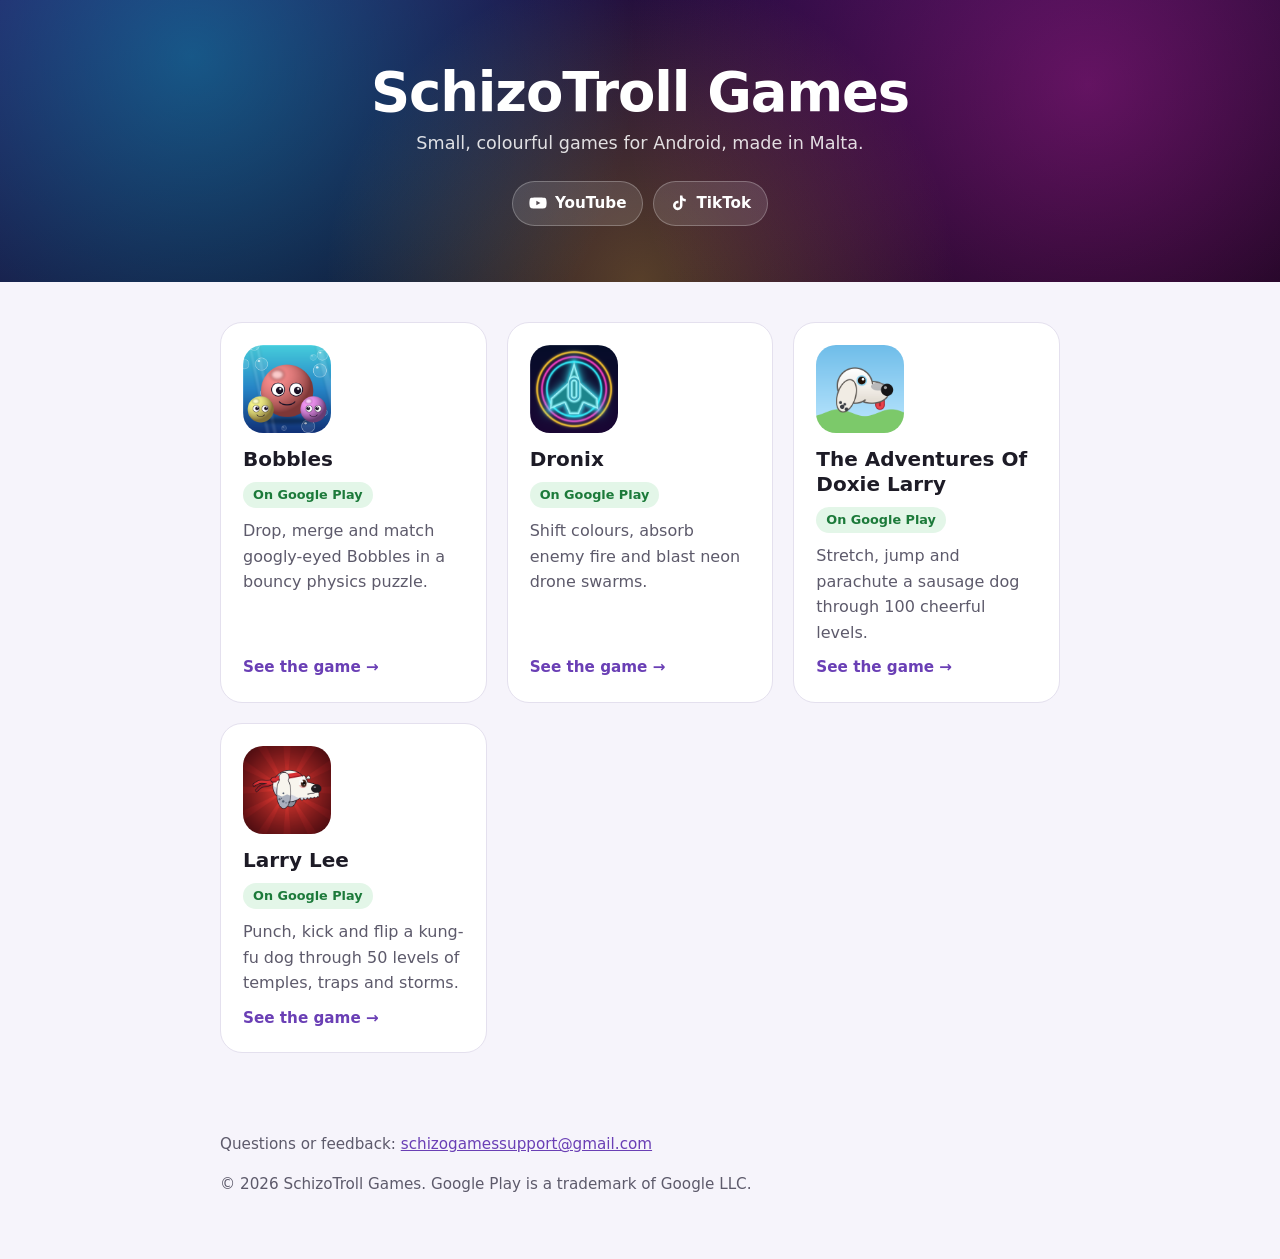
<file: index.html>
<!doctype html>
<html lang="en">
<head>
  <meta charset="utf-8">
  <meta name="viewport" content="width=device-width, initial-scale=1">
  <title>SchizoTroll Games</title>
  <meta name="description" content="SchizoTroll Games makes small, colourful mobile games for Android: Bobbles, Dronix and The Adventures Of Doxie Larry.">
  <meta property="og:title" content="SchizoTroll Games">
  <meta property="og:description" content="Small, colourful games for Android, made in Malta.">
  <meta property="og:image" content="https://schizotroll.games/images/bobbles/01.jpg">
  <!-- Site root. app-ads.txt sits next to this file; keep it there. Each game has its own page in /<game>/. -->
  <link rel="stylesheet" href="style.css">
</head>
<body>
<header class="hero">
  <h1>SchizoTroll Games</h1>
  <p>Small, colourful games for Android, made in Malta.</p>
  <nav class="social" aria-label="Follow SchizoTroll Games">
    <a href="https://www.youtube.com/channel/UCS2I2NZAC10F2k9D2aOk0jg">
      <svg viewBox="0 0 24 24" aria-hidden="true"><path d="M23 7.2a3 3 0 0 0-2.1-2.1C19 4.6 12 4.6 12 4.6s-7 0-8.9.5A3 3 0 0 0 1 7.2 31 31 0 0 0 .5 12 31 31 0 0 0 1 16.8a3 3 0 0 0 2.1 2.1c1.9.5 8.9.5 8.9.5s7 0 8.9-.5a3 3 0 0 0 2.1-2.1 31 31 0 0 0 .5-4.8 31 31 0 0 0-.5-4.8ZM9.8 15.1V8.9l5.4 3.1-5.4 3.1Z"/></svg>
      YouTube</a>
    <a href="https://www.tiktok.com/@schizotrollgames">
      <svg viewBox="0 0 24 24" aria-hidden="true"><path d="M16.6 2h-3.3v13.2a2.9 2.9 0 1 1-2.9-2.9c.3 0 .6 0 .9.1V9a6.3 6.3 0 1 0 5.3 6.2V8.6a7.6 7.6 0 0 0 4.4 1.4V6.7a4.4 4.4 0 0 1-4.4-4.4V2Z"/></svg>
      TikTok</a>
  </nav>
</header>

<main>
  <section class="cards" aria-label="Our games">
    <a class="card" href="bobbles/">
      <img src="bobbles-icon.png" alt="">
      <h2>Bobbles</h2>
      <span class="badge live">On Google Play</span>
      <p>Drop, merge and match googly-eyed Bobbles in a bouncy physics puzzle.</p>
      <span class="more">See the game →</span>
    </a>
    <a class="card" href="dronix/">
      <img src="dronix-icon.png" alt="">
      <h2>Dronix</h2>
      <span class="badge live">On Google Play</span>
      <p>Shift colours, absorb enemy fire and blast neon drone swarms.</p>
      <span class="more">See the game →</span>
    </a>
    <a class="card" href="doxie-larry/">
      <img src="doxielarry-icon.png" alt="">
      <h2>The Adventures Of Doxie Larry</h2>
      <span class="badge live">On Google Play</span>
      <p>Stretch, jump and parachute a sausage dog through 100 cheerful levels.</p>
      <span class="more">See the game →</span>
    </a>
    <a class="card" href="larry-lee/">
      <img src="larry-lee-icon.png" alt="">
      <h2>Larry Lee</h2>
      <span class="badge live">On Google Play</span>
      <p>Punch, kick and flip a kung-fu dog through 50 levels of temples, traps and storms.</p>
      <span class="more">See the game →</span>
    </a>
  </section>
</main>

<footer>
  <p>Questions or feedback: <a href="mailto:schizogamessupport@gmail.com">schizogamessupport@gmail.com</a></p>
  <p>&copy; 2026 SchizoTroll Games. Google Play is a trademark of Google LLC.</p>
</footer>
</body>
</html>
</file>
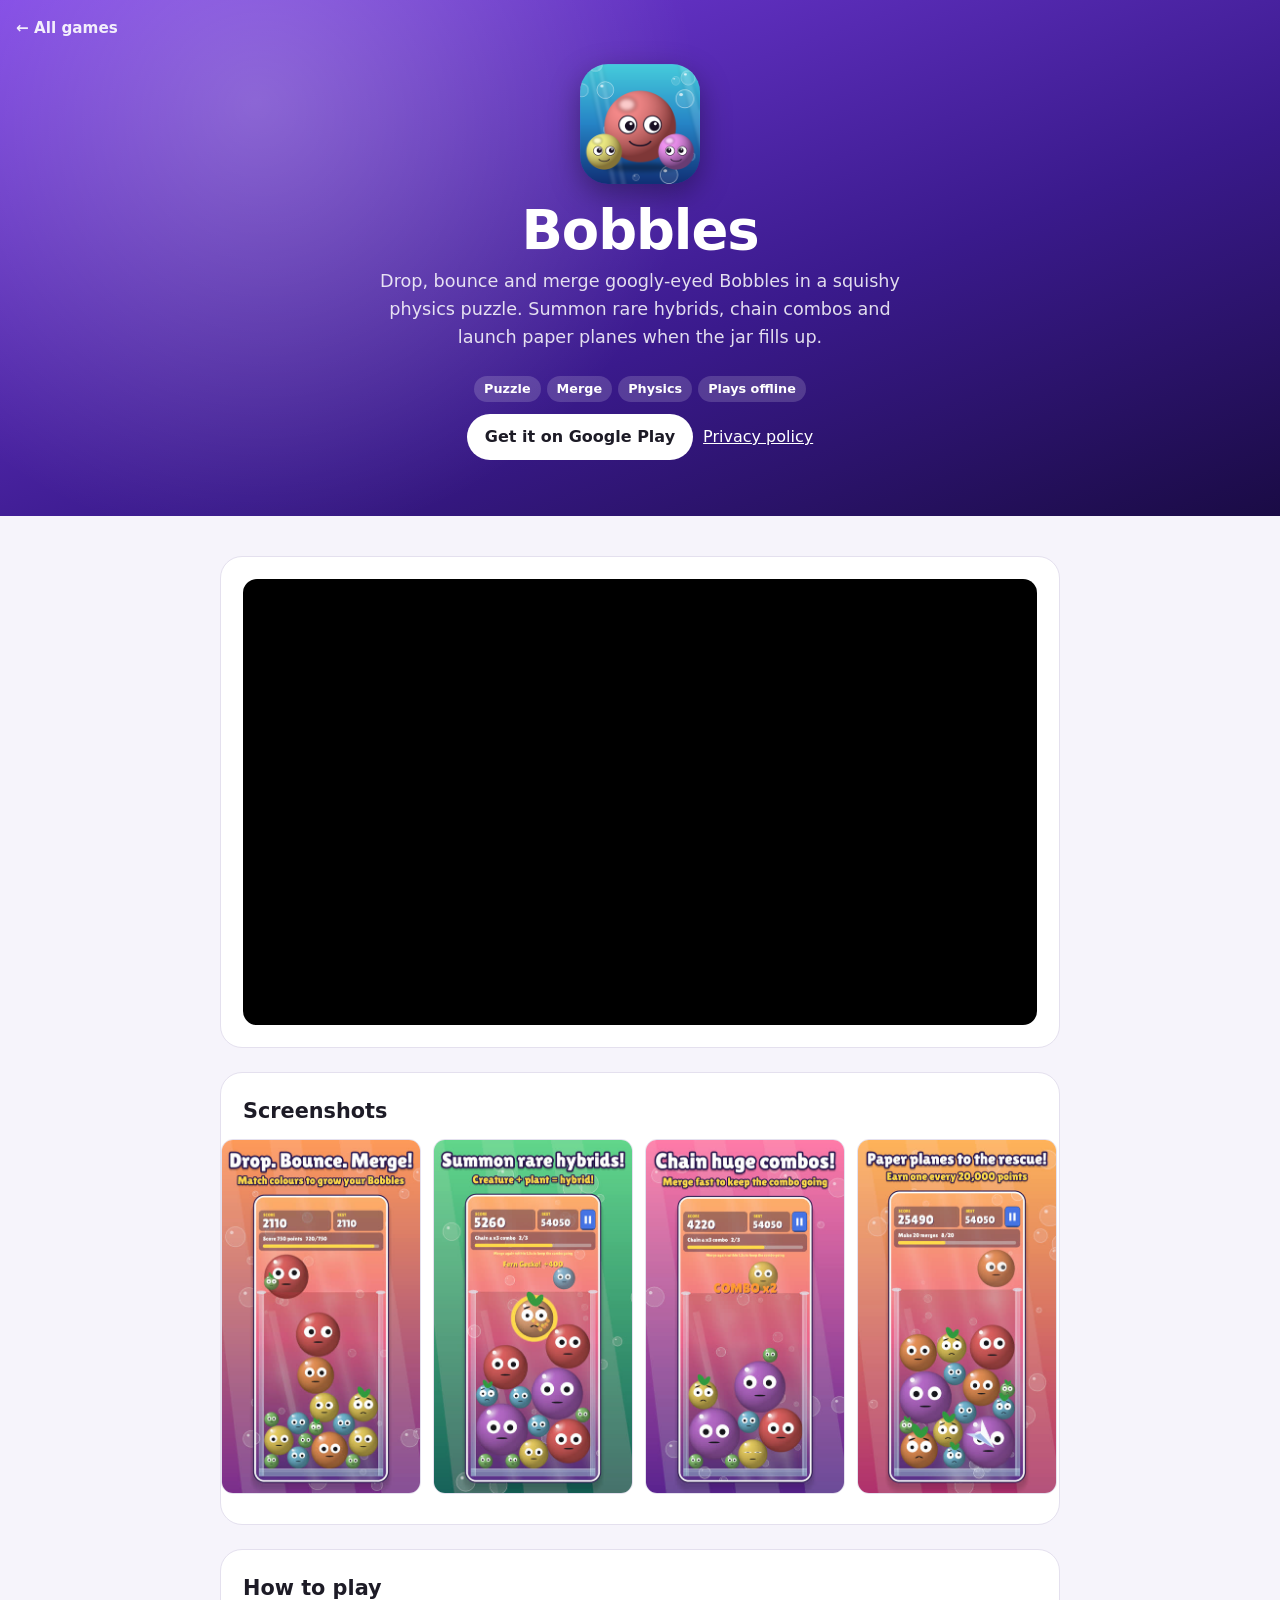
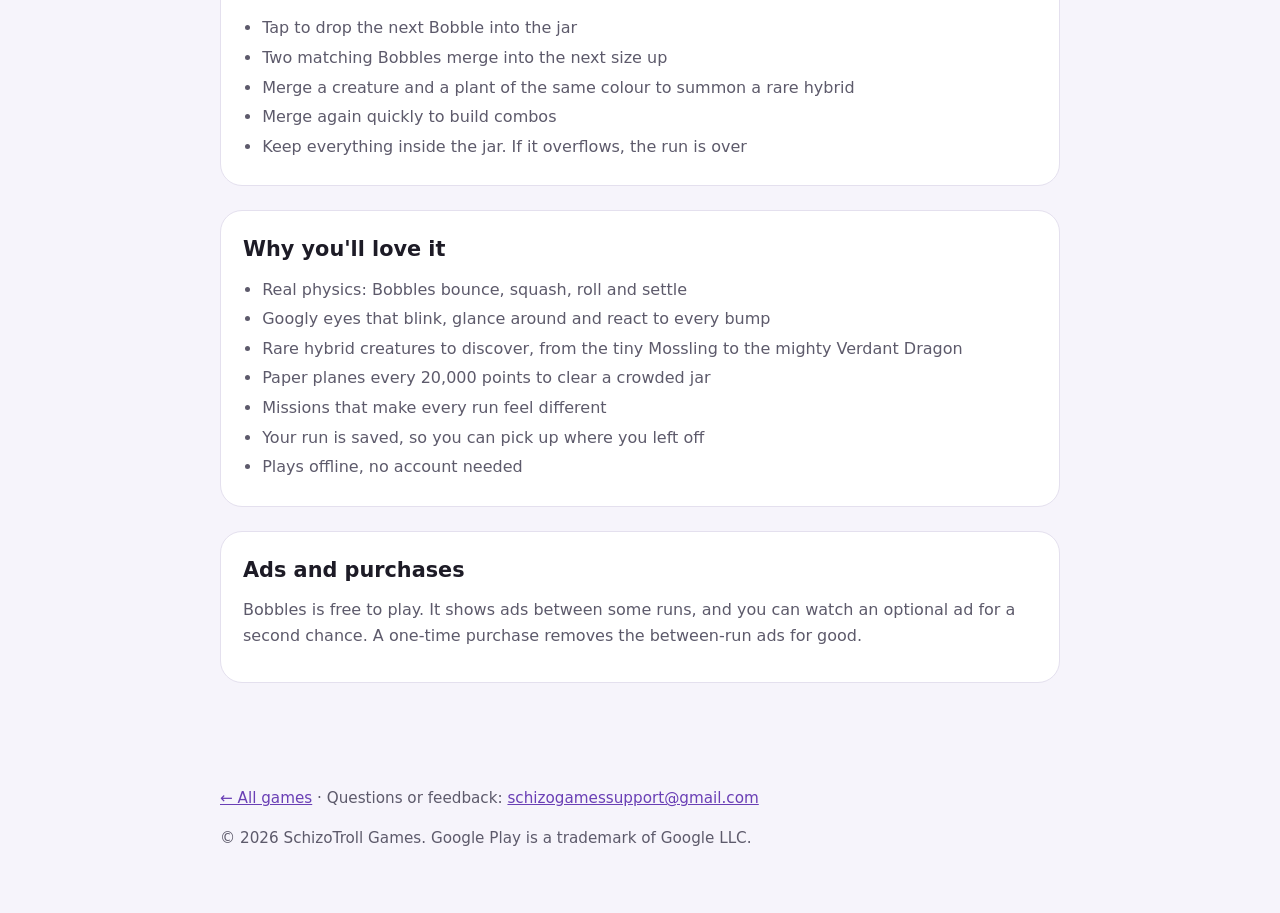
<file: bobbles/index.html>
<!doctype html>
<html lang="en">
<head>
  <meta charset="utf-8">
  <meta name="viewport" content="width=device-width, initial-scale=1">
  <title>Bobbles: Merge &amp; Drop Puzzle | SchizoTroll Games</title>
  <meta name="description" content="Drop, bounce and merge googly-eyed Bobbles. Summon rare hybrids, chain combos and launch paper planes. Free on Google Play.">
  <meta property="og:title" content="Bobbles: Merge &amp; Drop Puzzle">
  <meta property="og:description" content="Drop, bounce and merge googly-eyed Bobbles. Free on Google Play.">
  <meta property="og:image" content="https://schizotroll.games/images/bobbles/01.jpg">
  <link rel="stylesheet" href="../style.css">
  <style>:root { --hero-bg: radial-gradient(circle at 20% 20%, rgba(255,255,255,.25), transparent 40%), linear-gradient(160deg, #7b3fe4, #3a1a8c 60%, #1a0b45); }</style>
</head>
<body>
<header class="hero">
  <a class="back" href="../">← All games</a>
  <img class="app-icon" src="../bobbles-icon.png" alt="Bobbles app icon">
  <h1>Bobbles</h1>
  <p>Drop, bounce and merge googly-eyed Bobbles in a squishy physics puzzle. Summon rare hybrids, chain combos and launch paper planes when the jar fills up.</p>
  <ul class="tags"><li>Puzzle</li><li>Merge</li><li>Physics</li><li>Plays offline</li></ul>
  <div class="links">
    <a class="play" href="https://play.google.com/store/apps/details?id=com.schizogames.bobbles">Get it on Google Play</a>
    <a class="policy" href="../privacy/bobbles/">Privacy policy</a>
  </div>
</header>

<main>
  <section class="section">
    <div class="video">
      <iframe src="https://www.youtube-nocookie.com/embed/videoseries?list=PLAaZkEeCoR0A" title="Bobbles videos" loading="lazy" referrerpolicy="strict-origin-when-cross-origin"
        allow="accelerometer; encrypted-media; gyroscope; picture-in-picture" allowfullscreen></iframe>
    </div>
  </section>

  <section class="section">
    <h2>Screenshots</h2>
    <div class="shots" aria-label="Bobbles screenshots">
      <img src="../images/bobbles/01.jpg" alt="Drop, bounce and merge Bobbles" loading="lazy">
      <img src="../images/bobbles/02.jpg" alt="Summon rare hybrids" loading="lazy">
      <img src="../images/bobbles/03.jpg" alt="Chain huge combos" loading="lazy">
      <img src="../images/bobbles/04.jpg" alt="Paper planes to the rescue" loading="lazy">
      <img src="../images/bobbles/05.jpg" alt="Grow them bigger" loading="lazy">
      <img src="../images/bobbles/06.jpg" alt="Meet the Bobbles" loading="lazy">
      <img src="../images/bobbles/07.jpg" alt="Play your way" loading="lazy">
    </div>
  </section>

  <section class="section">
    <h2>How to play</h2>
    <ul>
      <li>Tap to drop the next Bobble into the jar</li>
      <li>Two matching Bobbles merge into the next size up</li>
      <li>Merge a creature and a plant of the same colour to summon a rare hybrid</li>
      <li>Merge again quickly to build combos</li>
      <li>Keep everything inside the jar. If it overflows, the run is over</li>
    </ul>
  </section>

  <section class="section">
    <h2>Why you'll love it</h2>
    <ul>
      <li>Real physics: Bobbles bounce, squash, roll and settle</li>
      <li>Googly eyes that blink, glance around and react to every bump</li>
      <li>Rare hybrid creatures to discover, from the tiny Mossling to the mighty Verdant Dragon</li>
      <li>Paper planes every 20,000 points to clear a crowded jar</li>
      <li>Missions that make every run feel different</li>
      <li>Your run is saved, so you can pick up where you left off</li>
      <li>Plays offline, no account needed</li>
    </ul>
  </section>

  <section class="section">
    <h2>Ads and purchases</h2>
    <p>Bobbles is free to play. It shows ads between some runs, and you can watch an optional ad for a second chance. A one-time purchase removes the between-run ads for good.</p>
  </section>
</main>

<footer>
  <p><a href="../">← All games</a> · Questions or feedback: <a href="mailto:schizogamessupport@gmail.com">schizogamessupport@gmail.com</a></p>
  <p>&copy; 2026 SchizoTroll Games. Google Play is a trademark of Google LLC.</p>
</footer>
</body>
</html>
</file>
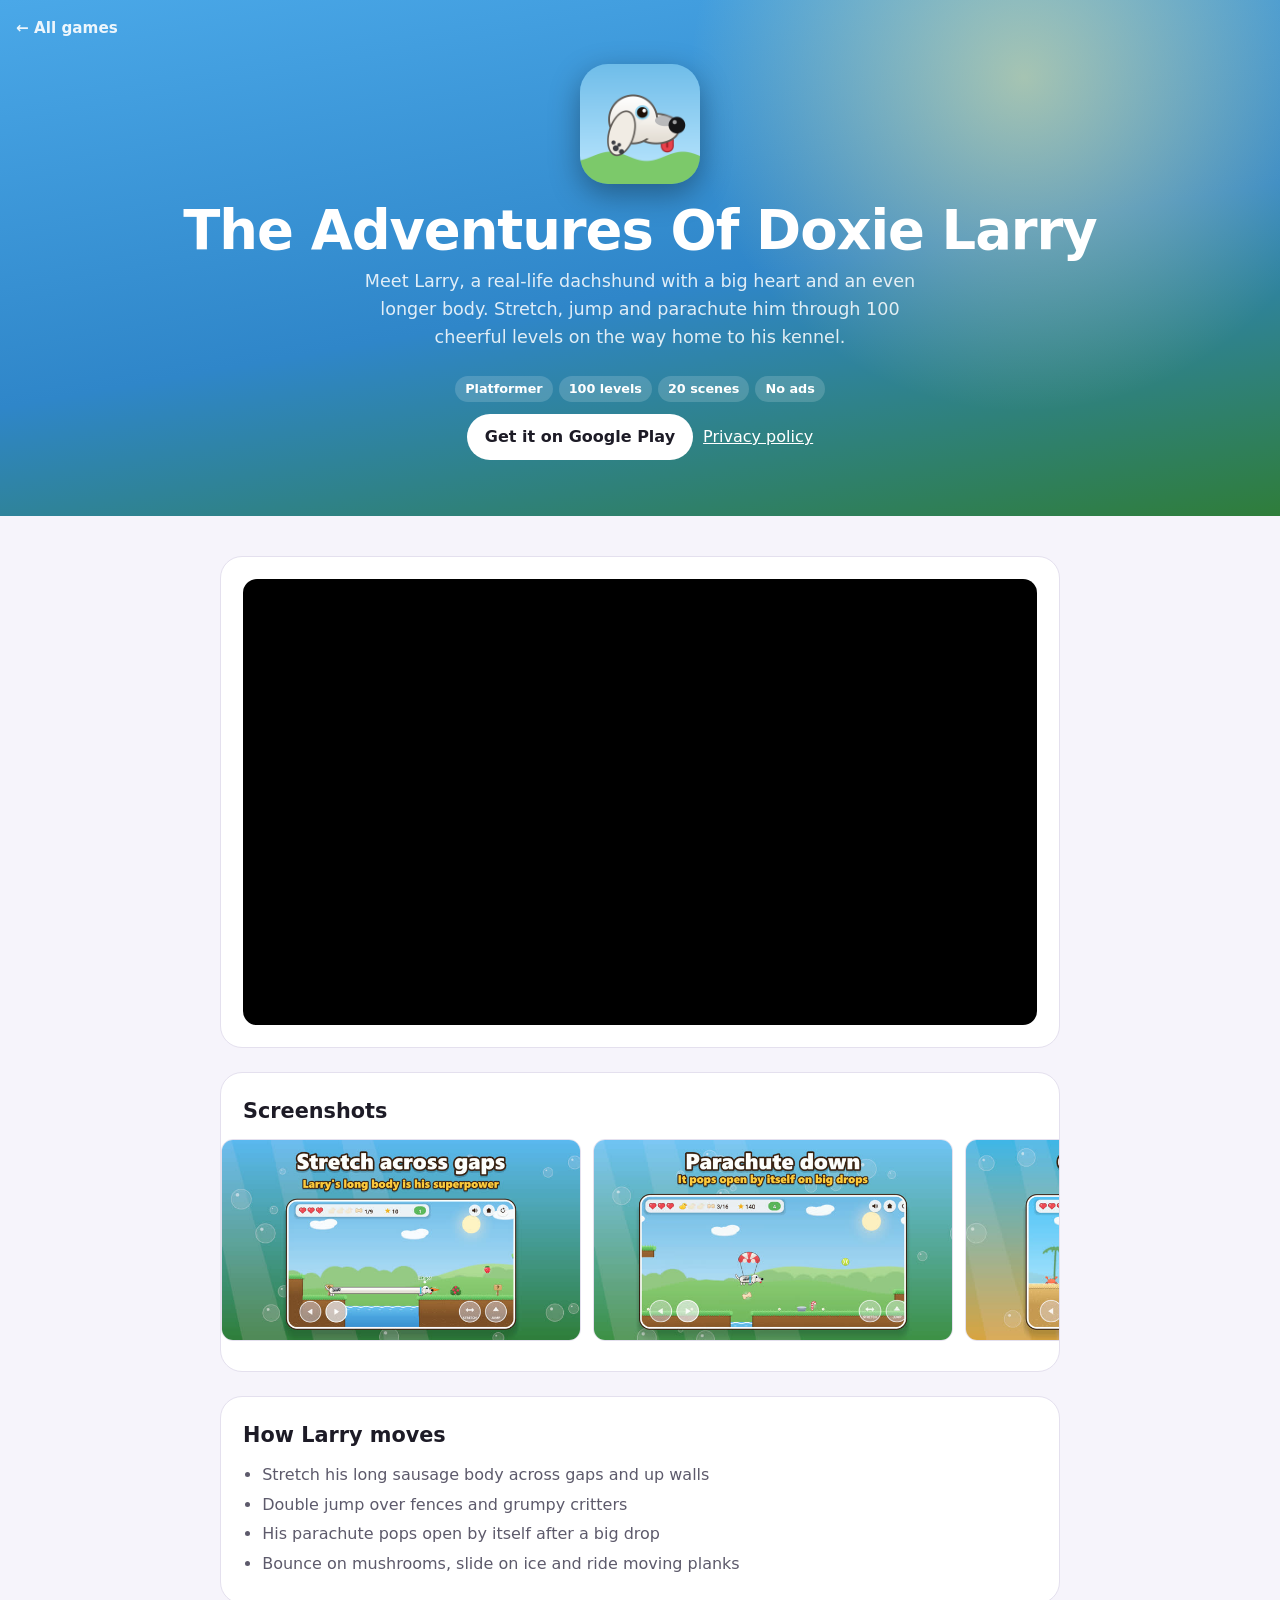
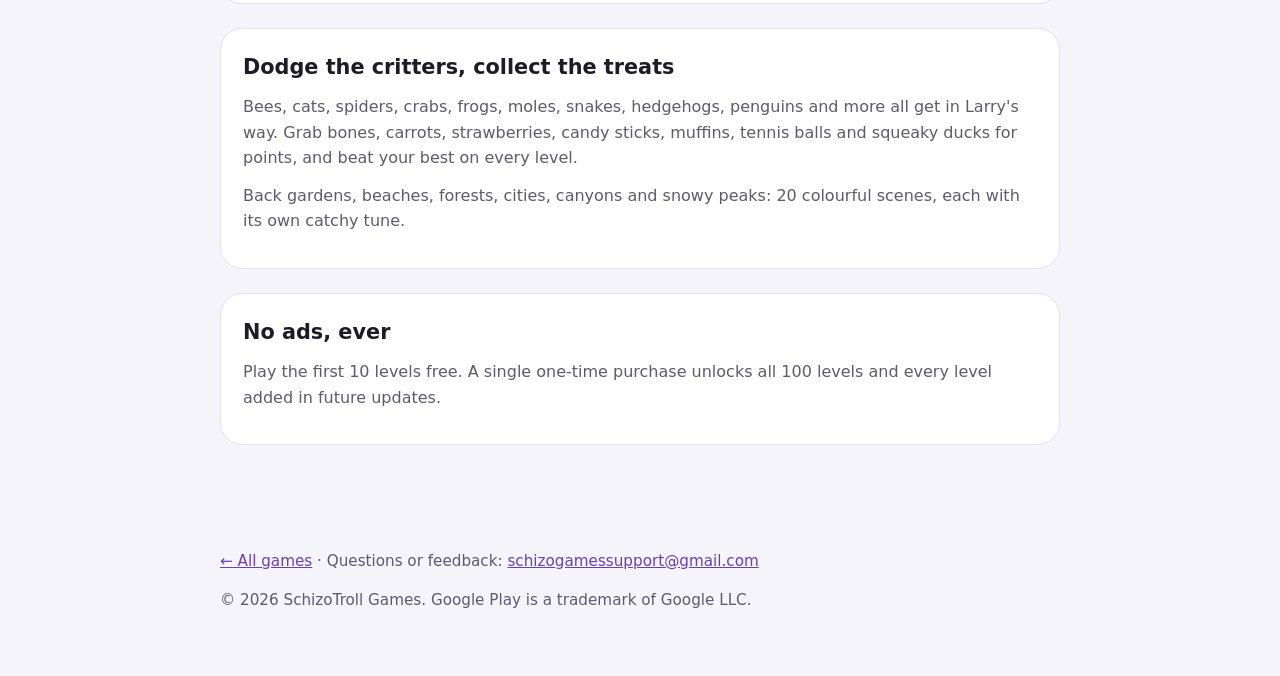
<file: doxie-larry/index.html>
<!doctype html>
<html lang="en">
<head>
  <meta charset="utf-8">
  <meta name="viewport" content="width=device-width, initial-scale=1">
  <title>The Adventures Of Doxie Larry | SchizoTroll Games</title>
  <meta name="description" content="Stretch, jump and parachute Larry the sausage dog through 100 cheerful levels. No ads, ever. Free on Google Play.">
  <meta property="og:title" content="The Adventures Of Doxie Larry">
  <meta property="og:description" content="Stretch, jump and parachute a sausage dog through 100 cheerful levels.">
  <meta property="og:image" content="https://schizotroll.games/images/doxie-larry/01.jpg">
  <link rel="stylesheet" href="../style.css">
  <style>:root { --hero-bg: radial-gradient(circle at 80% 15%, rgba(255,236,150,.55), transparent 30%), linear-gradient(170deg, #4aa8e8, #2f86c9 55%, #2f7d3a); }</style>
</head>
<body>
<header class="hero">
  <a class="back" href="../">← All games</a>
  <img class="app-icon" src="../doxielarry-icon.png" alt="The Adventures Of Doxie Larry app icon">
  <h1>The Adventures Of Doxie Larry</h1>
  <p>Meet Larry, a real-life dachshund with a big heart and an even longer body. Stretch, jump and parachute him through 100 cheerful levels on the way home to his kennel.</p>
  <ul class="tags"><li>Platformer</li><li>100 levels</li><li>20 scenes</li><li>No ads</li></ul>
  <div class="links">
    <a class="play" href="https://play.google.com/store/apps/details?id=com.schizotrollgames.doxielarry">Get it on Google Play</a>
    <a class="policy" href="../privacy/doxie-larry/">Privacy policy</a>
  </div>
</header>

<main>
  <section class="section">
    <div class="video">
      <iframe src="https://www.youtube-nocookie.com/embed/videoseries?list=PLbYFsrvjy3MM" title="The Adventures Of Doxie Larry videos" loading="lazy" referrerpolicy="strict-origin-when-cross-origin"
        allow="accelerometer; encrypted-media; gyroscope; picture-in-picture" allowfullscreen></iframe>
    </div>
  </section>

  <section class="section">
    <h2>Screenshots</h2>
    <div class="shots wide" aria-label="Doxie Larry screenshots">
      <img src="../images/doxie-larry/01.jpg" alt="Stretch across gaps" loading="lazy">
      <img src="../images/doxie-larry/02.jpg" alt="Parachute down" loading="lazy">
      <img src="../images/doxie-larry/03.jpg" alt="Off to the beach" loading="lazy">
      <img src="../images/doxie-larry/04.jpg" alt="Into the city" loading="lazy">
      <img src="../images/doxie-larry/05.jpg" alt="Sun-baked canyons" loading="lazy">
      <img src="../images/doxie-larry/06.jpg" alt="Misty forests" loading="lazy">
      <img src="../images/doxie-larry/07.jpg" alt="Under the northern lights" loading="lazy">
      <img src="../images/doxie-larry/08.jpg" alt="100 levels, 20 scenes" loading="lazy">
    </div>
  </section>

  <section class="section">
    <h2>How Larry moves</h2>
    <ul>
      <li>Stretch his long sausage body across gaps and up walls</li>
      <li>Double jump over fences and grumpy critters</li>
      <li>His parachute pops open by itself after a big drop</li>
      <li>Bounce on mushrooms, slide on ice and ride moving planks</li>
    </ul>
  </section>

  <section class="section">
    <h2>Dodge the critters, collect the treats</h2>
    <p>Bees, cats, spiders, crabs, frogs, moles, snakes, hedgehogs, penguins and more all get in Larry's way. Grab bones, carrots, strawberries, candy sticks, muffins, tennis balls and squeaky ducks for points, and beat your best on every level.</p>
    <p>Back gardens, beaches, forests, cities, canyons and snowy peaks: 20 colourful scenes, each with its own catchy tune.</p>
  </section>

  <section class="section">
    <h2>No ads, ever</h2>
    <p>Play the first 10 levels free. A single one-time purchase unlocks all 100 levels and every level added in future updates.</p>
  </section>
</main>

<footer>
  <p><a href="../">← All games</a> · Questions or feedback: <a href="mailto:schizogamessupport@gmail.com">schizogamessupport@gmail.com</a></p>
  <p>&copy; 2026 SchizoTroll Games. Google Play is a trademark of Google LLC.</p>
</footer>
</body>
</html>
</file>
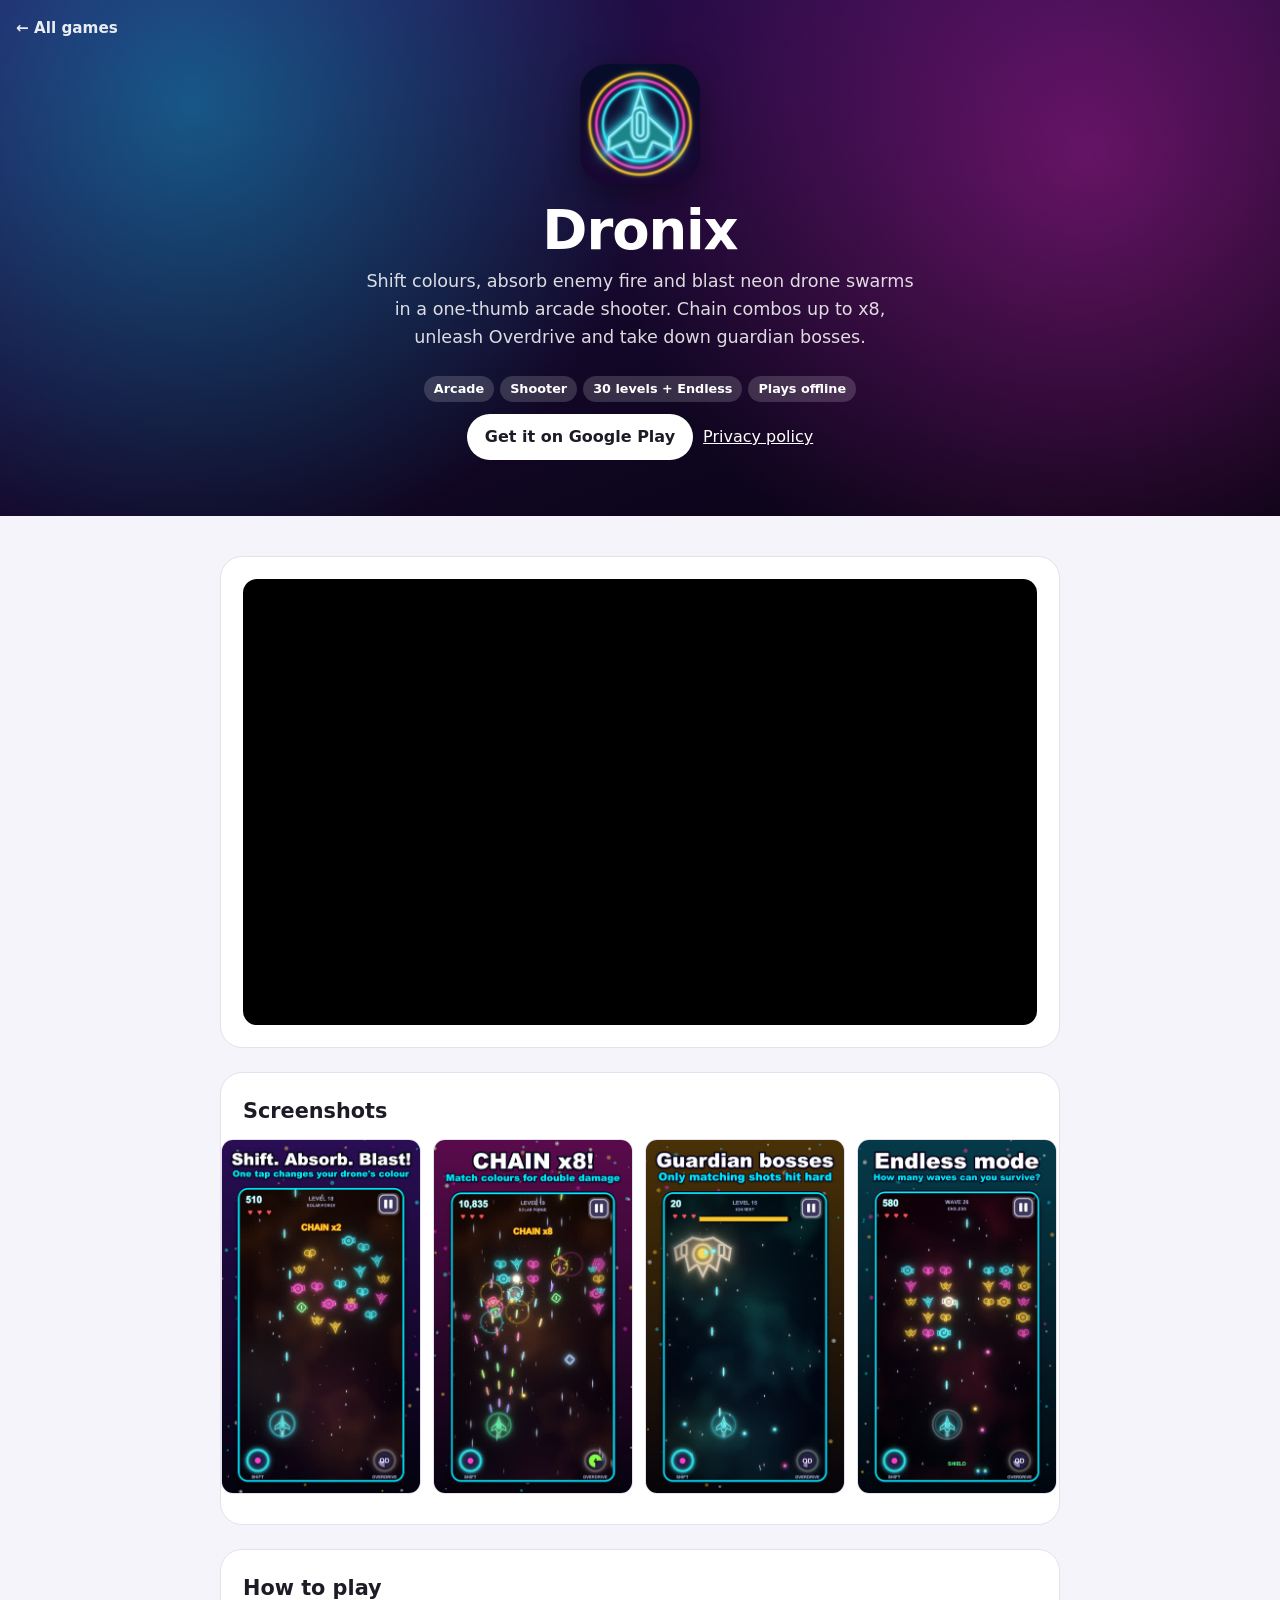
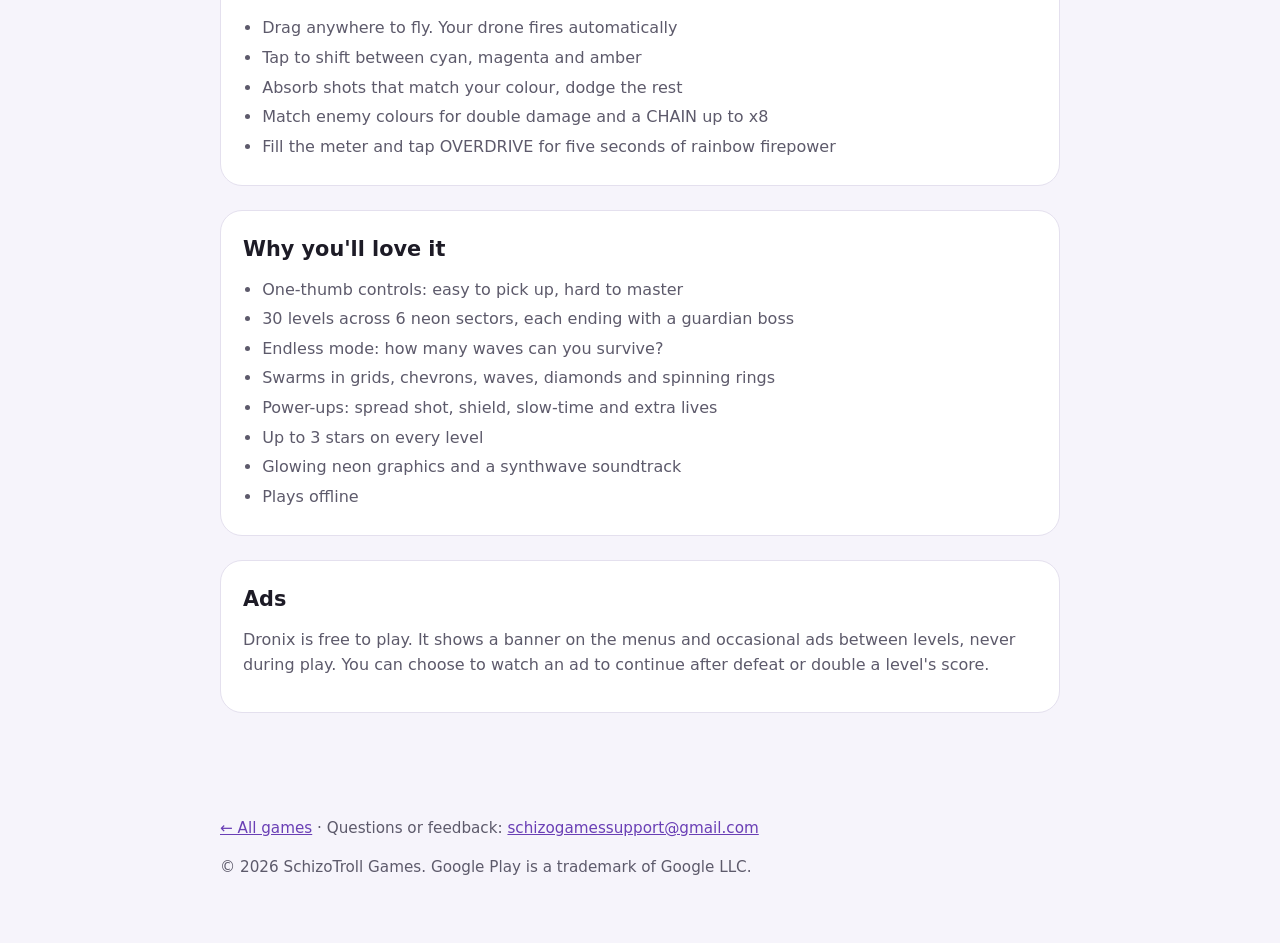
<file: dronix/index.html>
<!doctype html>
<html lang="en">
<head>
  <meta charset="utf-8">
  <meta name="viewport" content="width=device-width, initial-scale=1">
  <title>Dronix: Neon Swarm Shooter | SchizoTroll Games</title>
  <meta name="description" content="Shift colours, absorb enemy fire and blast neon drone swarms in a one-thumb arcade shooter. Free on Google Play.">
  <meta property="og:title" content="Dronix: Neon Swarm Shooter">
  <meta property="og:description" content="Shift colours, absorb enemy fire and blast neon drone swarms.">
  <meta property="og:image" content="https://schizotroll.games/images/dronix/01.jpg">
  <link rel="stylesheet" href="../style.css">
  <style>:root { --hero-bg: radial-gradient(circle at 15% 20%, rgba(0,229,255,.35), transparent 40%), radial-gradient(circle at 85% 30%, rgba(255,43,214,.35), transparent 42%), linear-gradient(160deg, #2a0d55, #120726 60%, #05020f); }</style>
</head>
<body>
<header class="hero">
  <a class="back" href="../">← All games</a>
  <img class="app-icon" src="../dronix-icon.png" alt="Dronix app icon">
  <h1>Dronix</h1>
  <p>Shift colours, absorb enemy fire and blast neon drone swarms in a one-thumb arcade shooter. Chain combos up to x8, unleash Overdrive and take down guardian bosses.</p>
  <ul class="tags"><li>Arcade</li><li>Shooter</li><li>30 levels + Endless</li><li>Plays offline</li></ul>
  <div class="links">
    <a class="play" href="https://play.google.com/store/apps/details?id=com.schizogames.dronix">Get it on Google Play</a>
    <a class="policy" href="../privacy/dronix/">Privacy policy</a>
  </div>
</header>

<main>
  <section class="section">
    <div class="video">
      <iframe src="https://www.youtube-nocookie.com/embed/videoseries?list=PLFZfbw95f7P4" title="Dronix videos" loading="lazy" referrerpolicy="strict-origin-when-cross-origin"
        allow="accelerometer; encrypted-media; gyroscope; picture-in-picture" allowfullscreen></iframe>
    </div>
  </section>

  <section class="section">
    <h2>Screenshots</h2>
    <div class="shots" aria-label="Dronix screenshots">
      <img src="../images/dronix/01.jpg" alt="Shift, absorb, blast" loading="lazy">
      <img src="../images/dronix/02.jpg" alt="Chain x8" loading="lazy">
      <img src="../images/dronix/03.jpg" alt="Guardian bosses" loading="lazy">
      <img src="../images/dronix/04.jpg" alt="Endless mode" loading="lazy">
      <img src="../images/dronix/05.jpg" alt="One thumb to play" loading="lazy">
      <img src="../images/dronix/06.jpg" alt="30 levels, 6 sectors" loading="lazy">
    </div>
  </section>

  <section class="section">
    <h2>How to play</h2>
    <ul>
      <li>Drag anywhere to fly. Your drone fires automatically</li>
      <li>Tap to shift between cyan, magenta and amber</li>
      <li>Absorb shots that match your colour, dodge the rest</li>
      <li>Match enemy colours for double damage and a CHAIN up to x8</li>
      <li>Fill the meter and tap OVERDRIVE for five seconds of rainbow firepower</li>
    </ul>
  </section>

  <section class="section">
    <h2>Why you'll love it</h2>
    <ul>
      <li>One-thumb controls: easy to pick up, hard to master</li>
      <li>30 levels across 6 neon sectors, each ending with a guardian boss</li>
      <li>Endless mode: how many waves can you survive?</li>
      <li>Swarms in grids, chevrons, waves, diamonds and spinning rings</li>
      <li>Power-ups: spread shot, shield, slow-time and extra lives</li>
      <li>Up to 3 stars on every level</li>
      <li>Glowing neon graphics and a synthwave soundtrack</li>
      <li>Plays offline</li>
    </ul>
  </section>

  <section class="section">
    <h2>Ads</h2>
    <p>Dronix is free to play. It shows a banner on the menus and occasional ads between levels, never during play. You can choose to watch an ad to continue after defeat or double a level's score.</p>
  </section>
</main>

<footer>
  <p><a href="../">← All games</a> · Questions or feedback: <a href="mailto:schizogamessupport@gmail.com">schizogamessupport@gmail.com</a></p>
  <p>&copy; 2026 SchizoTroll Games. Google Play is a trademark of Google LLC.</p>
</footer>
</body>
</html>
</file>
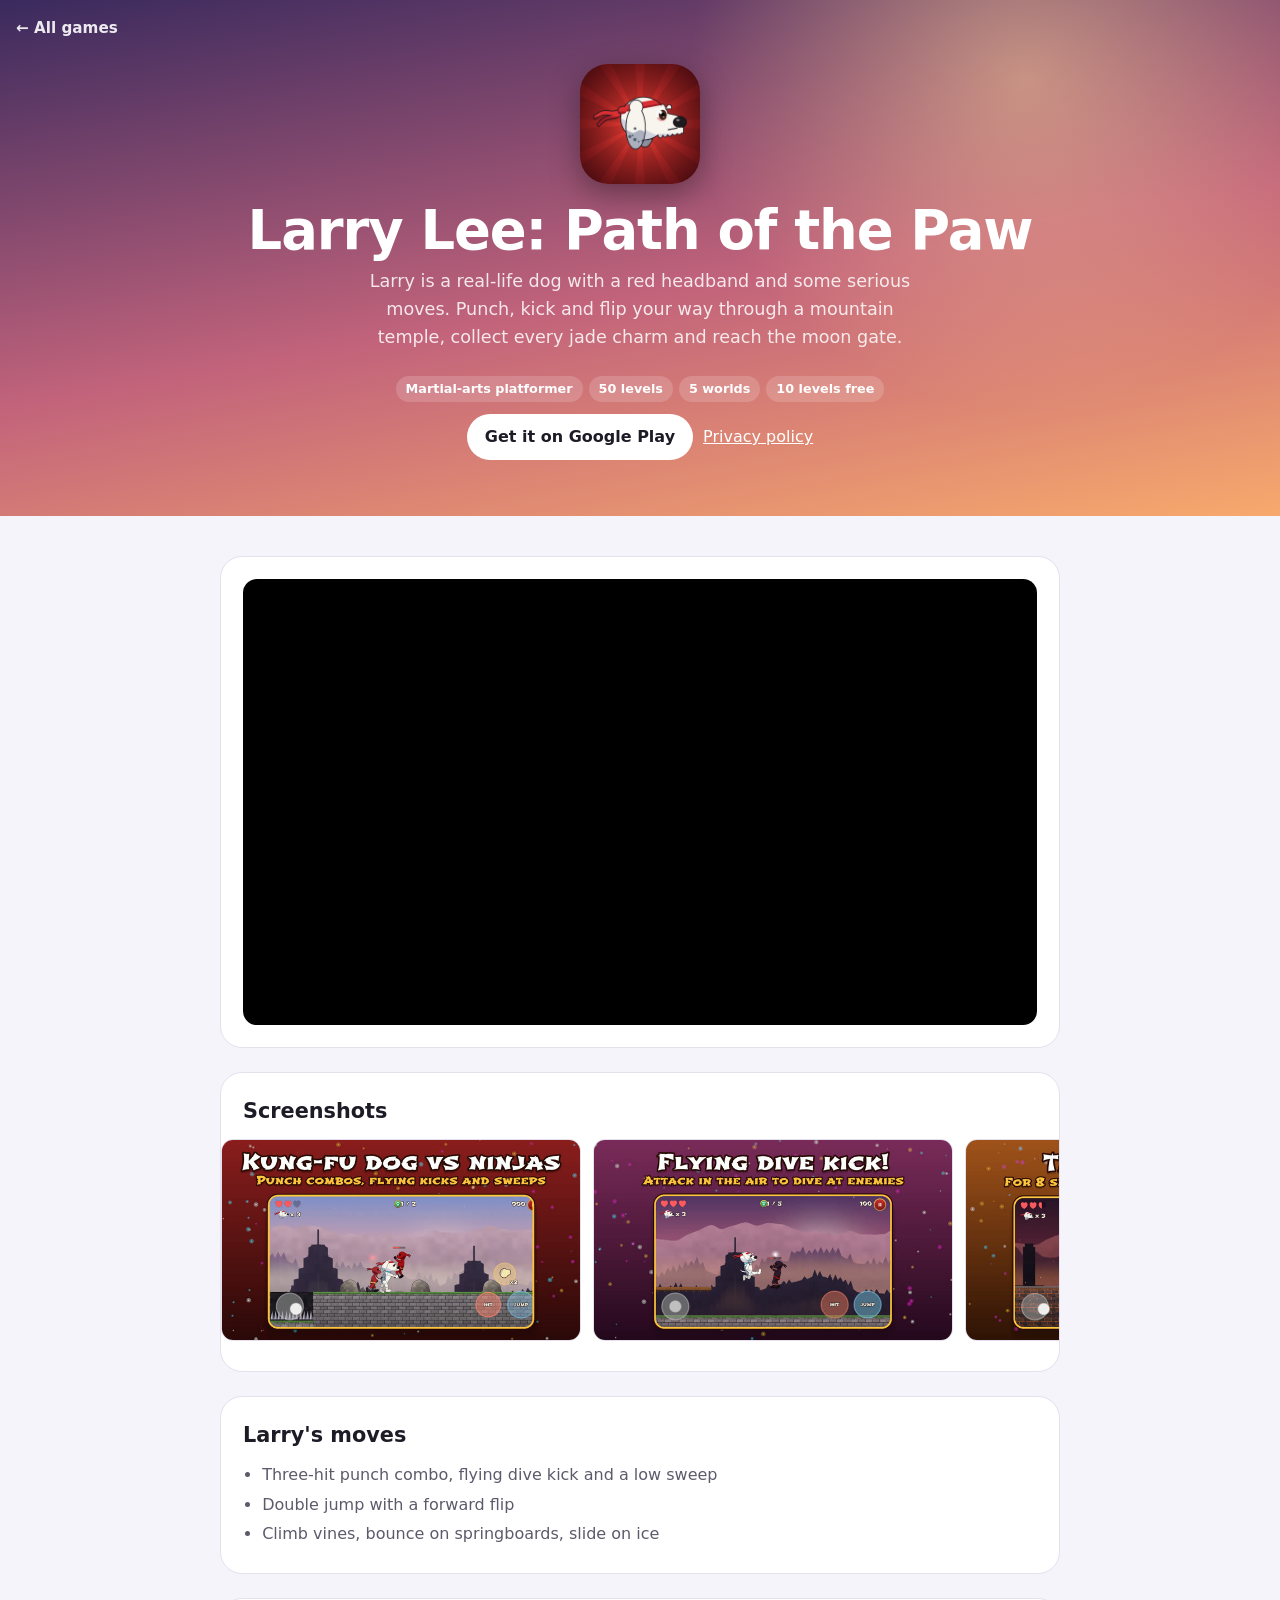
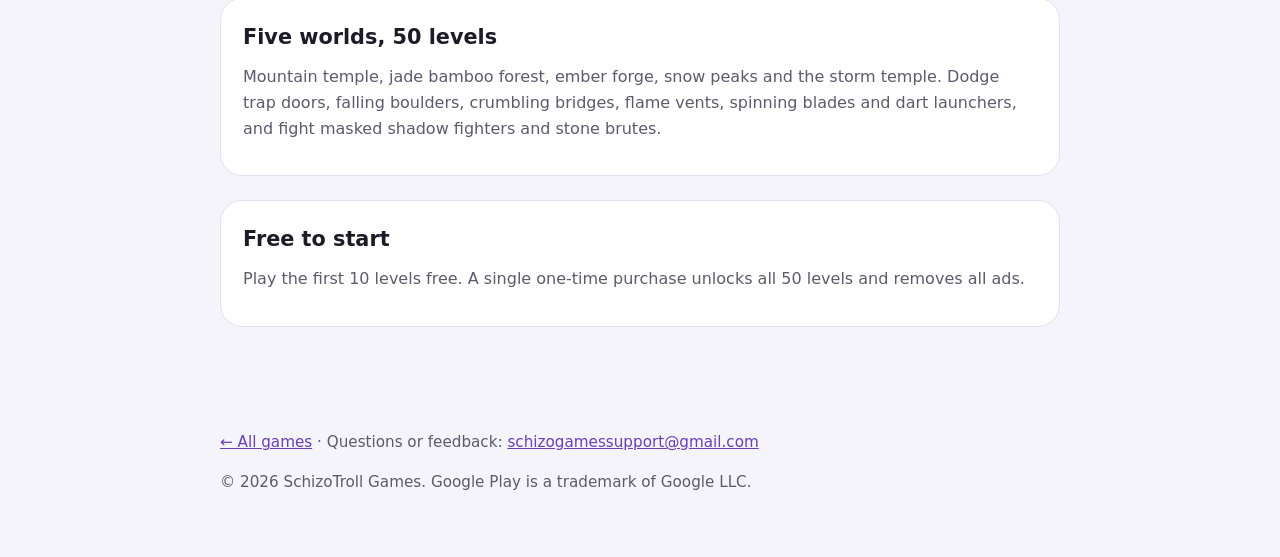
<file: larry-lee/index.html>
<!doctype html>
<html lang="en">
<head>
  <meta charset="utf-8">
  <meta name="viewport" content="width=device-width, initial-scale=1">
  <title>Larry Lee: Path of the Paw | SchizoTroll Games</title>
  <meta name="description" content="Punch, kick and double-jump a kung-fu dog through 50 levels of temples, bamboo, forges, snow peaks and storms. Free on Google Play.">
  <meta property="og:title" content="Larry Lee: Path of the Paw">
  <meta property="og:description" content="A kung-fu dog fights through 50 levels of traps, shadows and stone guardians.">
  <meta property="og:image" content="https://schizotroll.games/images/larry-lee/01.jpg">
  <link rel="stylesheet" href="../style.css">
  <style>:root { --hero-bg: radial-gradient(circle at 80% 15%, rgba(255,214,150,.5), transparent 30%), linear-gradient(170deg, #3a2a5e, #c2637b 55%, #f7a96c); }</style>
</head>
<body>
<header class="hero">
  <a class="back" href="../">← All games</a>
  <img class="app-icon" src="../larry-lee-icon.png" alt="Larry Lee app icon">
  <h1>Larry Lee: Path of the Paw</h1>
  <p>Larry is a real-life dog with a red headband and some serious moves. Punch, kick and flip your way through a mountain temple, collect every jade charm and reach the moon gate.</p>
  <ul class="tags"><li>Martial-arts platformer</li><li>50 levels</li><li>5 worlds</li><li>10 levels free</li></ul>
  <div class="links">
    <a class="play" href="https://play.google.com/store/apps/details?id=com.schizotrollgames.larrylee">Get it on Google Play</a>
    <a class="policy" href="../privacy/larry-lee/">Privacy policy</a>
  </div>
</header>

<main>
  <section class="section">
    <div class="video">
      <iframe src="https://www.youtube-nocookie.com/embed/videoseries?list=PLaut3YYbmyyU" title="Larry Lee videos" loading="lazy" referrerpolicy="strict-origin-when-cross-origin"
        allow="accelerometer; encrypted-media; gyroscope; picture-in-picture" allowfullscreen></iframe>
    </div>
  </section>

  <section class="section">
    <h2>Screenshots</h2>
    <div class="shots wide" aria-label="Larry Lee screenshots">
      <img src="../images/larry-lee/01.jpg" alt="Kung-fu dog vs ninjas" loading="lazy">
      <img src="../images/larry-lee/02.jpg" alt="Flying dive kick" loading="lazy">
      <img src="../images/larry-lee/03.jpg" alt="Thunder Paw" loading="lazy">
      <img src="../images/larry-lee/04.jpg" alt="Secret tunnels" loading="lazy">
      <img src="../images/larry-lee/05.jpg" alt="Five worlds to conquer" loading="lazy">
      <img src="../images/larry-lee/06.jpg" alt="Frozen peaks" loading="lazy">
      <img src="../images/larry-lee/07.jpg" alt="Find the moon gate" loading="lazy">
      <img src="../images/larry-lee/08.jpg" alt="50 levels" loading="lazy">
    </div>
  </section>

  <section class="section">
    <h2>Larry's moves</h2>
    <ul>
      <li>Three-hit punch combo, flying dive kick and a low sweep</li>
      <li>Double jump with a forward flip</li>
      <li>Climb vines, bounce on springboards, slide on ice</li>
    </ul>
  </section>

  <section class="section">
    <h2>Five worlds, 50 levels</h2>
    <p>Mountain temple, jade bamboo forest, ember forge, snow peaks and the storm temple. Dodge trap doors, falling boulders, crumbling bridges, flame vents, spinning blades and dart launchers, and fight masked shadow fighters and stone brutes.</p>
  </section>

  <section class="section">
    <h2>Free to start</h2>
    <p>Play the first 10 levels free. A single one-time purchase unlocks all 50 levels and removes all ads.</p>
  </section>
</main>

<footer>
  <p><a href="../">← All games</a> · Questions or feedback: <a href="mailto:schizogamessupport@gmail.com">schizogamessupport@gmail.com</a></p>
  <p>&copy; 2026 SchizoTroll Games. Google Play is a trademark of Google LLC.</p>
</footer>
</body>
</html>
</file>
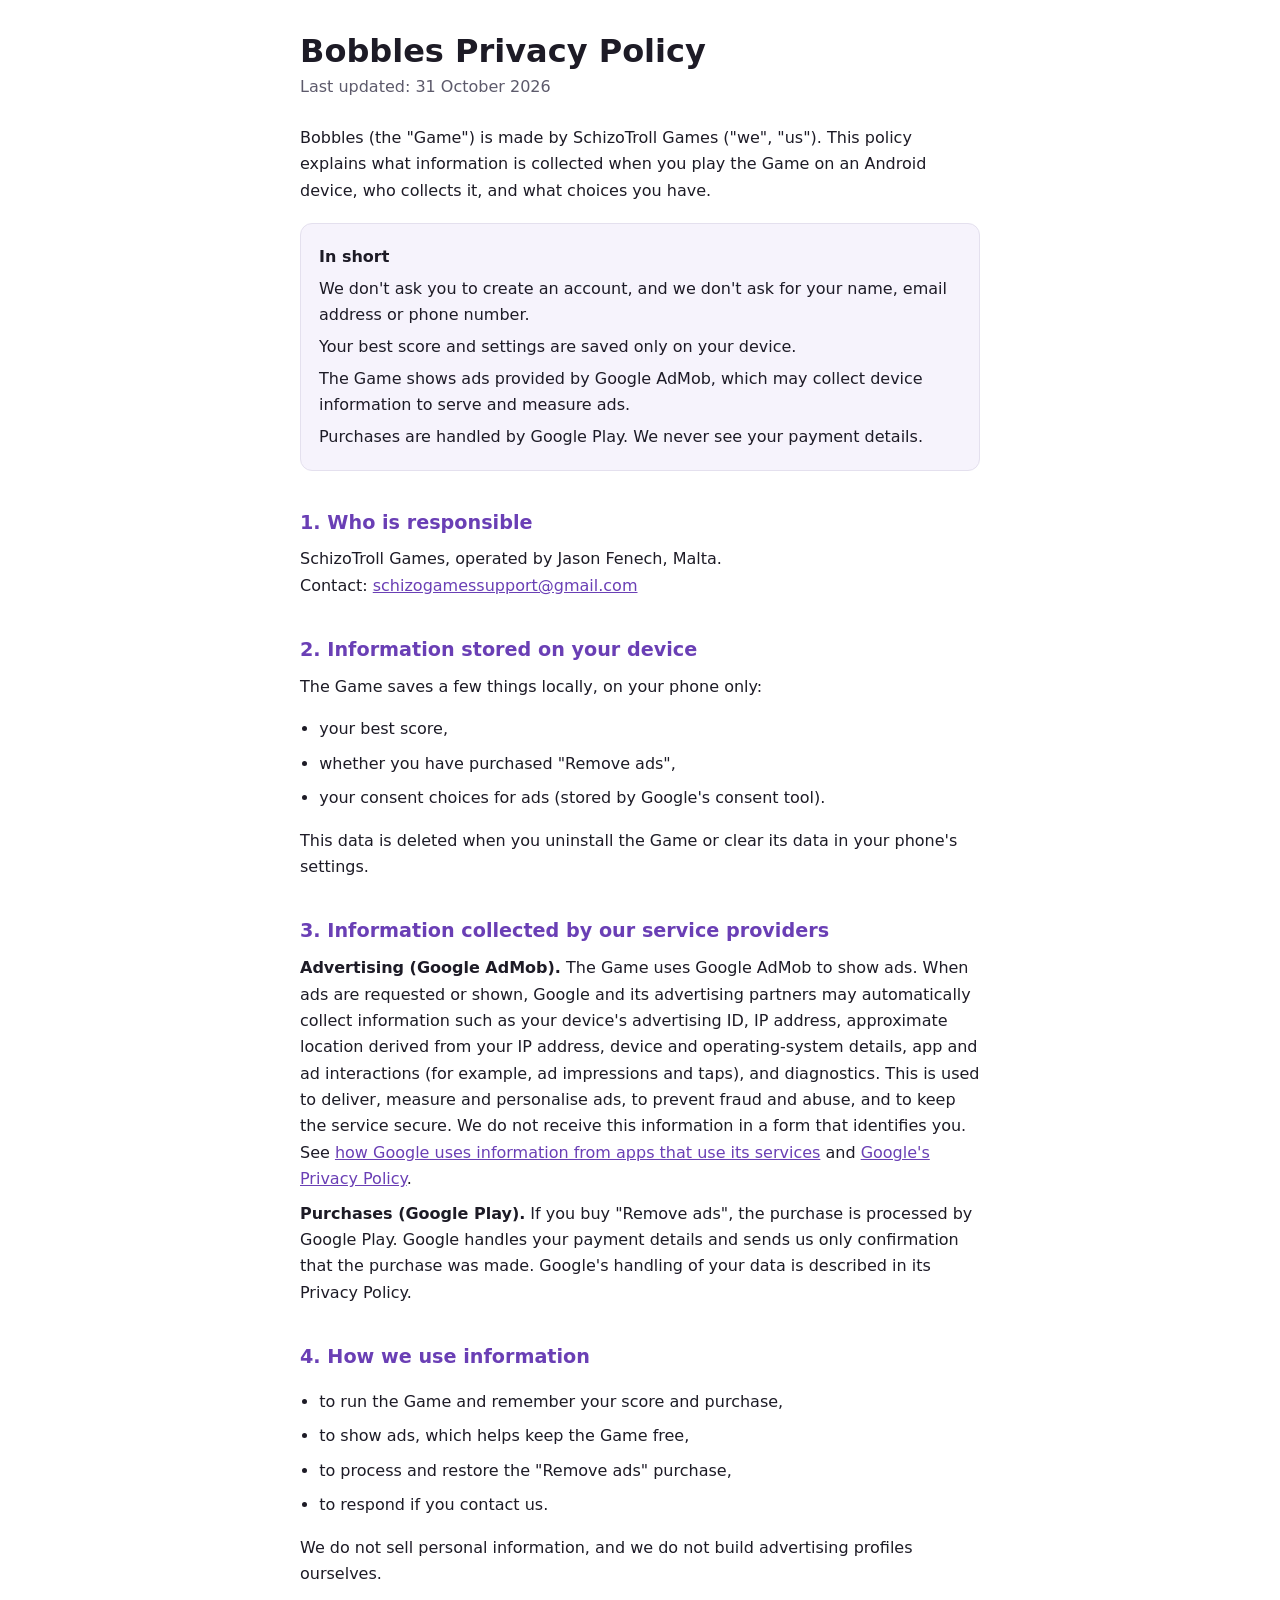
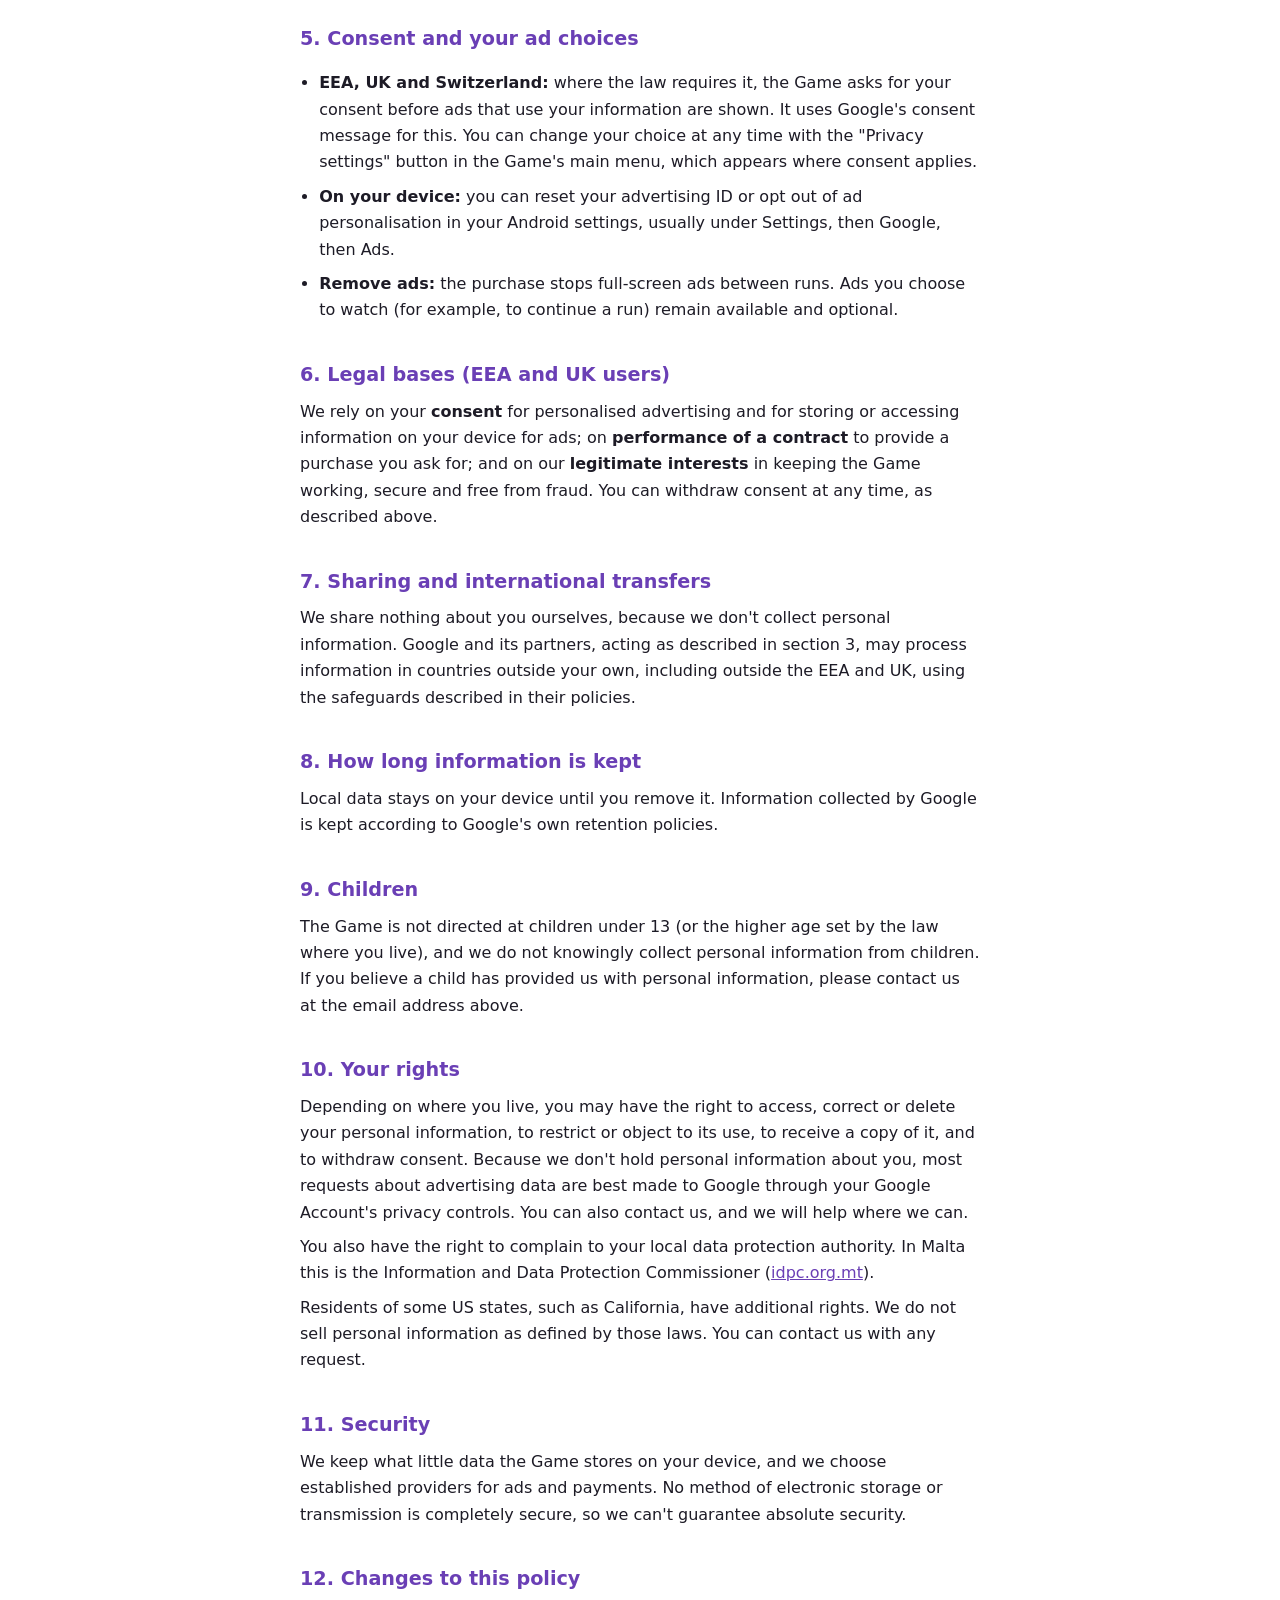
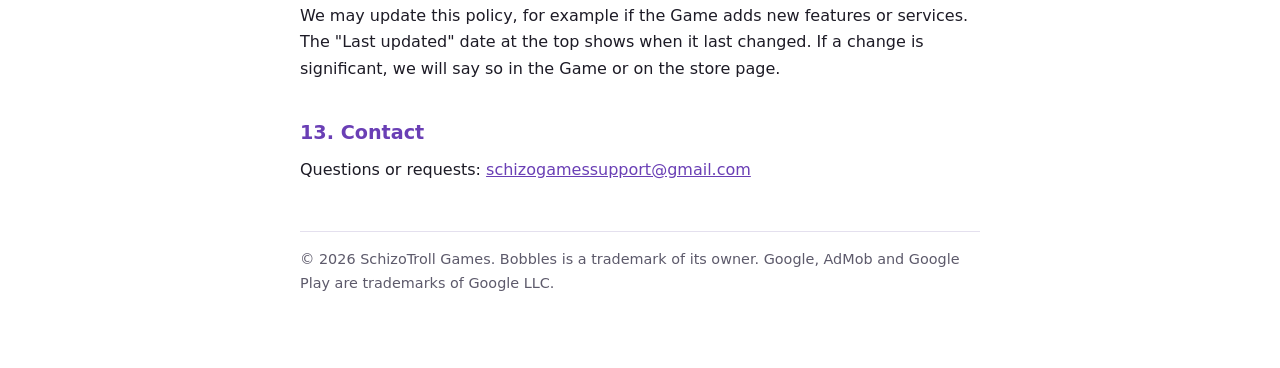
<file: privacy/bobbles/index.html>
<!doctype html>
<html lang="en">
<head>
<meta charset="utf-8">
<meta name="viewport" content="width=device-width, initial-scale=1">
<title>Bobbles Privacy Policy</title>
<style>
  :root {
    --bg: #ffffff; --fg: #1d1b26; --muted: #5d5a6b; --accent: #6a3fb5;
    --line: #e4e0ee; --mark: #fff0a6; --box: #f6f3fc;
  }
  @media (prefers-color-scheme: dark) {
    :root {
      --bg: #16121f; --fg: #ece9f5; --muted: #a9a4ba; --accent: #b99cff;
      --line: #322b45; --mark: #5a4b00; --box: #1f1930;
    }
  }
  * { box-sizing: border-box; }
  body {
    margin: 0; background: var(--bg); color: var(--fg);
    font: 16px/1.65 system-ui, -apple-system, "Segoe UI", Roboto, sans-serif;
  }
  main { max-width: 720px; margin: 0 auto; padding: 32px 20px 72px; }
  h1 { font-size: 2rem; line-height: 1.2; margin: 0 0 4px; }
  h2 { font-size: 1.2rem; margin: 2.2rem 0 .4rem; color: var(--accent); }
  p, li { margin: .5rem 0; }
  ul { padding-left: 1.2rem; }
  a { color: var(--accent); }
  .meta { color: var(--muted); margin: 0 0 1.5rem; }
  .summary {
    background: var(--box); border: 1px solid var(--line); border-radius: 12px;
    padding: 14px 18px; margin: 1.2rem 0;
  }
  .summary p { margin: .35rem 0; }
  mark { background: var(--mark); color: inherit; padding: 0 .25em; border-radius: 4px; }
  .draft-note {
    border: 2px dashed #c98a00; border-radius: 12px; padding: 12px 16px;
    margin: 0 0 1.6rem; font-size: .95rem;
  }
  footer { margin-top: 3rem; color: var(--muted); font-size: .9rem; border-top: 1px solid var(--line); padding-top: 1rem; }
</style>
</head>
<body>
<main>

  <h1>Bobbles Privacy Policy</h1>
  <p class="meta">Last updated: 31 October 2026</p>

  <p>
    Bobbles (the "Game") is made by SchizoTroll Games ("we", "us"). This policy explains what information is
    collected when you play the Game on an Android device, who collects it, and what choices you have.
  </p>

  <div class="summary">
    <p><strong>In short</strong></p>
    <p>We don't ask you to create an account, and we don't ask for your name, email address or phone number.</p>
    <p>Your best score and settings are saved only on your device.</p>
    <p>The Game shows ads provided by Google AdMob, which may collect device information to serve and measure ads.</p>
    <p>Purchases are handled by Google Play. We never see your payment details.</p>
  </div>

  <h2>1. Who is responsible</h2>
  <p>
    SchizoTroll Games, operated by Jason Fenech, Malta.<br>
    Contact: <a href="mailto:schizogamessupport@gmail.com">schizogamessupport@gmail.com</a>
  </p>

  <h2>2. Information stored on your device</h2>
  <p>The Game saves a few things locally, on your phone only:</p>
  <ul>
    <li>your best score,</li>
    <li>whether you have purchased "Remove ads",</li>
    <li>your consent choices for ads (stored by Google's consent tool).</li>
  </ul>
  <p>This data is deleted when you uninstall the Game or clear its data in your phone's settings.</p>

  <h2>3. Information collected by our service providers</h2>

  <p><strong>Advertising (Google AdMob).</strong> The Game uses Google AdMob to show ads. When ads are requested
    or shown, Google and its advertising partners may automatically collect information such as your device's
    advertising ID, IP address, approximate location derived from your IP address, device and operating-system
    details, app and ad interactions (for example, ad impressions and taps), and diagnostics. This is used to
    deliver, measure and personalise ads, to prevent fraud and abuse, and to keep the service secure. We do not
    receive this information in a form that identifies you. See
    <a href="https://policies.google.com/technologies/partner-sites">how Google uses information from apps that use its services</a>
    and <a href="https://policies.google.com/privacy">Google's Privacy Policy</a>.</p>

  <p><strong>Purchases (Google Play).</strong> If you buy "Remove ads", the purchase is processed by Google Play.
    Google handles your payment details and sends us only confirmation that the purchase was made. Google's
    handling of your data is described in its Privacy Policy.</p>

  <!-- If you add Firebase Analytics, Crashlytics or any other service later, add a paragraph for it here. -->

  <h2>4. How we use information</h2>
  <ul>
    <li>to run the Game and remember your score and purchase,</li>
    <li>to show ads, which helps keep the Game free,</li>
    <li>to process and restore the "Remove ads" purchase,</li>
    <li>to respond if you contact us.</li>
  </ul>
  <p>We do not sell personal information, and we do not build advertising profiles ourselves.</p>

  <h2>5. Consent and your ad choices</h2>
  <ul>
    <li><strong>EEA, UK and Switzerland:</strong> where the law requires it, the Game asks for your consent
      before ads that use your information are shown. It uses Google's consent message for this. You can change
      your choice at any time with the "Privacy settings" button in the Game's main menu, which appears where
      consent applies.</li>
    <li><strong>On your device:</strong> you can reset your advertising ID or opt out of ad personalisation in your
      Android settings, usually under Settings, then Google, then Ads.</li>
    <li><strong>Remove ads:</strong> the purchase stops full-screen ads between runs. Ads you choose to watch
      (for example, to continue a run) remain available and optional.</li>
  </ul>

  <h2>6. Legal bases (EEA and UK users)</h2>
  <p>
    We rely on your <strong>consent</strong> for personalised advertising and for storing or accessing
    information on your device for ads; on <strong>performance of a contract</strong> to provide a purchase you
    ask for; and on our <strong>legitimate interests</strong> in keeping the Game working, secure and free from
    fraud. You can withdraw consent at any time, as described above.
  </p>

  <h2>7. Sharing and international transfers</h2>
  <p>
    We share nothing about you ourselves, because we don't collect personal information. Google and its
    partners, acting as described in section 3, may process information in countries outside your own, including
    outside the EEA and UK, using the safeguards described in their policies.
  </p>

  <h2>8. How long information is kept</h2>
  <p>
    Local data stays on your device until you remove it. Information collected by Google is kept according to
    Google's own retention policies.
  </p>

  <h2>9. Children</h2>
  <p>
    The Game is not directed at children under 13 (or the higher age set by the law where you live), and we do
    not knowingly collect personal information from children. If you believe a child has provided us with
    personal information, please contact us at the email address above.
  </p>

  <h2>10. Your rights</h2>
  <p>
    Depending on where you live, you may have the right to access, correct or delete your personal information,
    to restrict or object to its use, to receive a copy of it, and to withdraw consent. Because we don't hold
    personal information about you, most requests about advertising data are best made to Google through your
    Google Account's privacy controls. You can also contact us, and we will help where we can.
  </p>
  <p>
    You also have the right to complain to your local data protection authority. In Malta this is the Information and Data Protection Commissioner (<a href="https://idpc.org.mt">idpc.org.mt</a>).
  </p>
  <p>
    Residents of some US states, such as California, have additional rights. We do not sell personal information
    as defined by those laws. You can contact us with any request.
  </p>

  <h2>11. Security</h2>
  <p>
    We keep what little data the Game stores on your device, and we choose established providers for ads and
    payments. No method of electronic storage or transmission is completely secure, so we can't guarantee
    absolute security.
  </p>

  <h2>12. Changes to this policy</h2>
  <p>
    We may update this policy, for example if the Game adds new features or services. The "Last updated" date at
    the top shows when it last changed. If a change is significant, we will say so in the Game or on the store
    page.
  </p>

  <h2>13. Contact</h2>
  <p>
    Questions or requests: <a href="mailto:schizogamessupport@gmail.com">schizogamessupport@gmail.com</a>
  </p>

  <footer>
    &copy; 2026 SchizoTroll Games. Bobbles is a trademark of its owner. Google, AdMob and Google Play are
    trademarks of Google LLC.
  </footer>

</main>
</body>
</html>
</file>
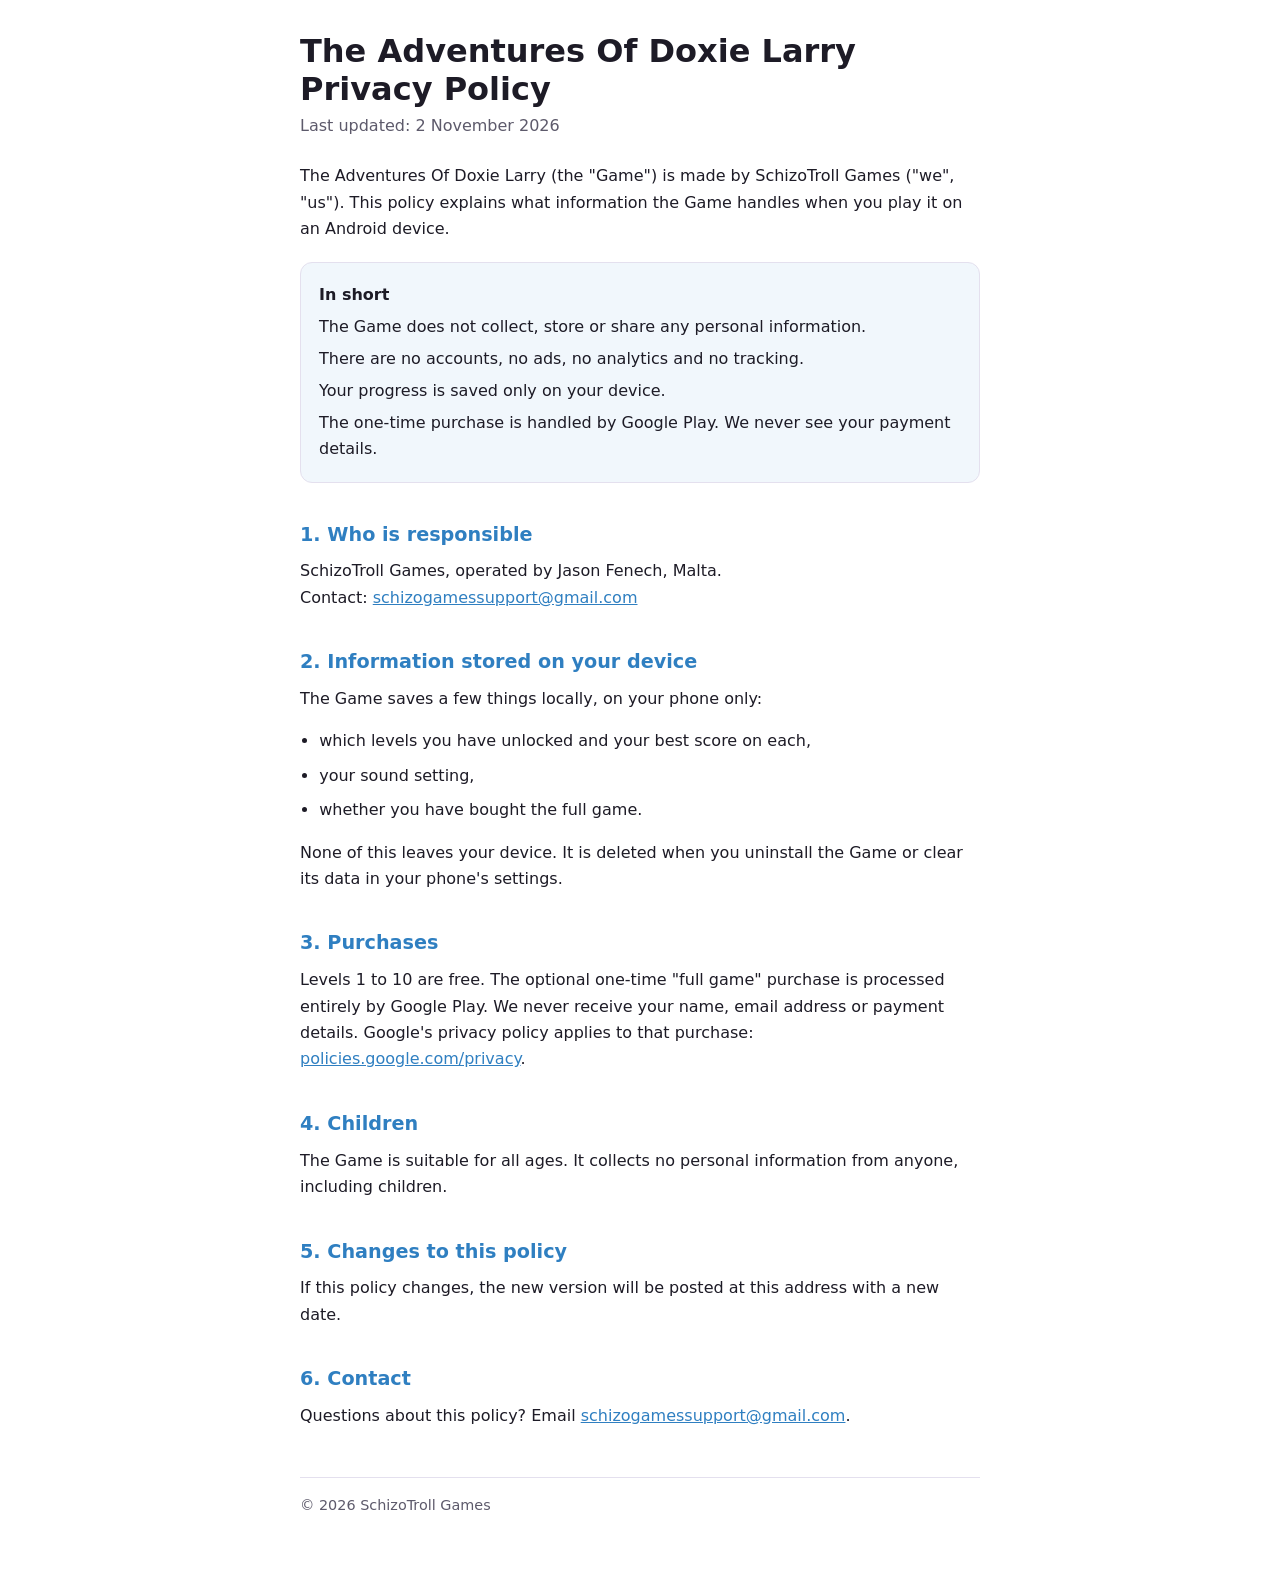
<file: privacy/doxie-larry/index.html>
<!doctype html>
<html lang="en">
<head>
<meta charset="utf-8">
<meta name="viewport" content="width=device-width, initial-scale=1">
<title>The Adventures Of Doxie Larry Privacy Policy</title>
<style>
  :root { --bg: #ffffff; --fg: #1d1b26; --muted: #5d5a6b; --accent: #2f7fc1; --line: #e4e0ee; --box: #f1f7fc; }
  @media (prefers-color-scheme: dark) {
    :root { --bg: #121821; --fg: #e9eef5; --muted: #a4adba; --accent: #8cc4f2; --line: #2b3545; --box: #19212d; }
  }
  * { box-sizing: border-box; }
  body { margin: 0; background: var(--bg); color: var(--fg); font: 16px/1.65 system-ui, -apple-system, "Segoe UI", Roboto, sans-serif; }
  main { max-width: 720px; margin: 0 auto; padding: 32px 20px 72px; }
  h1 { font-size: 2rem; line-height: 1.2; margin: 0 0 4px; }
  h2 { font-size: 1.2rem; margin: 2.2rem 0 .4rem; color: var(--accent); }
  p, li { margin: .5rem 0; }
  ul { padding-left: 1.2rem; }
  a { color: var(--accent); }
  .meta { color: var(--muted); margin: 0 0 1.5rem; }
  .summary { background: var(--box); border: 1px solid var(--line); border-radius: 12px; padding: 14px 18px; margin: 1.2rem 0; }
  .summary p { margin: .35rem 0; }
  footer { margin-top: 3rem; color: var(--muted); font-size: .9rem; border-top: 1px solid var(--line); padding-top: 1rem; }
</style>
</head>
<body>
<main>
  <h1>The Adventures Of Doxie Larry Privacy Policy</h1>
  <p class="meta">Last updated: 2 November 2026</p>

  <p>The Adventures Of Doxie Larry (the "Game") is made by SchizoTroll Games ("we", "us"). This policy explains what
  information the Game handles when you play it on an Android device.</p>

  <div class="summary">
    <p><strong>In short</strong></p>
    <p>The Game does not collect, store or share any personal information.</p>
    <p>There are no accounts, no ads, no analytics and no tracking.</p>
    <p>Your progress is saved only on your device.</p>
    <p>The one-time purchase is handled by Google Play. We never see your payment details.</p>
  </div>

  <h2>1. Who is responsible</h2>
  <p>SchizoTroll Games, operated by Jason Fenech, Malta.<br>
  Contact: <a href="mailto:schizogamessupport@gmail.com">schizogamessupport@gmail.com</a></p>

  <h2>2. Information stored on your device</h2>
  <p>The Game saves a few things locally, on your phone only:</p>
  <ul>
    <li>which levels you have unlocked and your best score on each,</li>
    <li>your sound setting,</li>
    <li>whether you have bought the full game.</li>
  </ul>
  <p>None of this leaves your device. It is deleted when you uninstall the Game or clear its data in your phone's settings.</p>

  <h2>3. Purchases</h2>
  <p>Levels 1 to 10 are free. The optional one-time "full game" purchase is processed entirely by Google Play.
  We never receive your name, email address or payment details. Google's privacy policy applies to that purchase:
  <a href="https://policies.google.com/privacy">policies.google.com/privacy</a>.</p>

  <h2>4. Children</h2>
  <p>The Game is suitable for all ages. It collects no personal information from anyone, including children.</p>

  <h2>5. Changes to this policy</h2>
  <p>If this policy changes, the new version will be posted at this address with a new date.</p>

  <h2>6. Contact</h2>
  <p>Questions about this policy? Email <a href="mailto:schizogamessupport@gmail.com">schizogamessupport@gmail.com</a>.</p>

  <footer>&copy; 2026 SchizoTroll Games</footer>
</main>
</body>
</html>
</file>
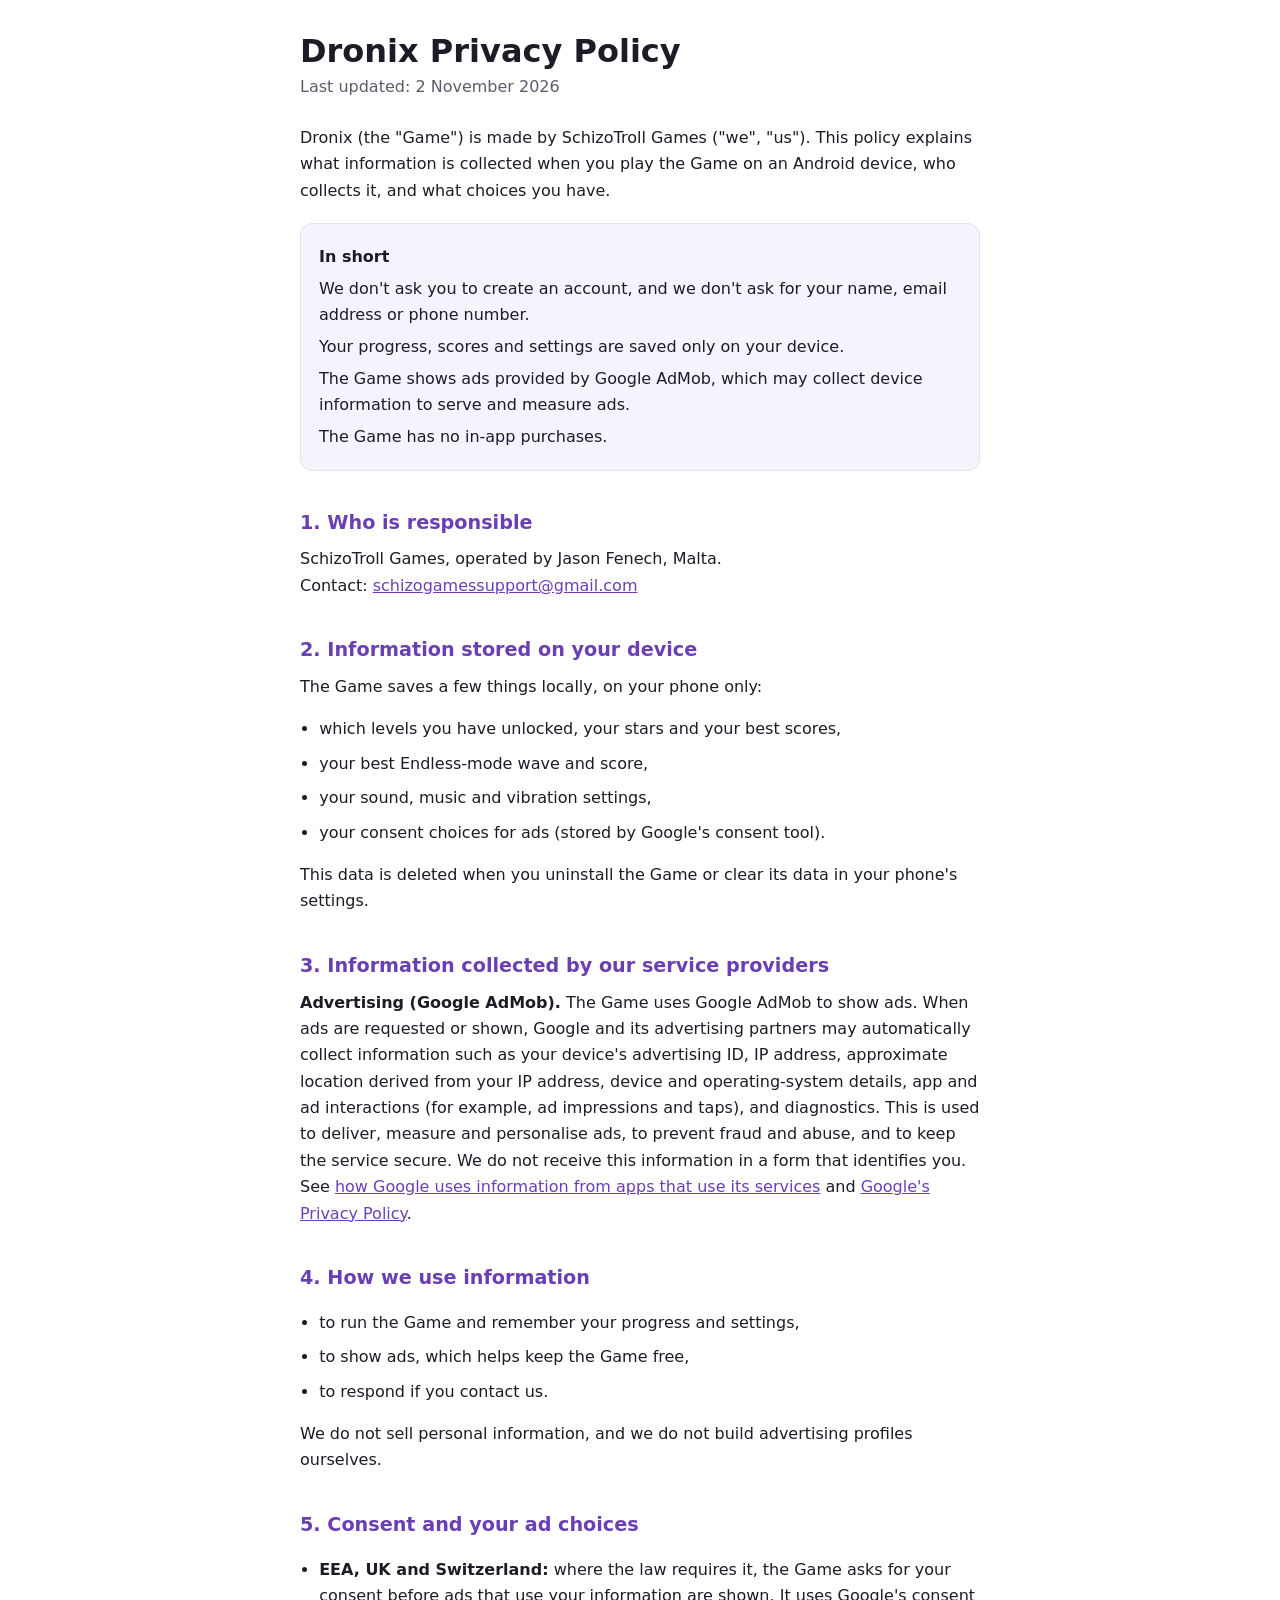
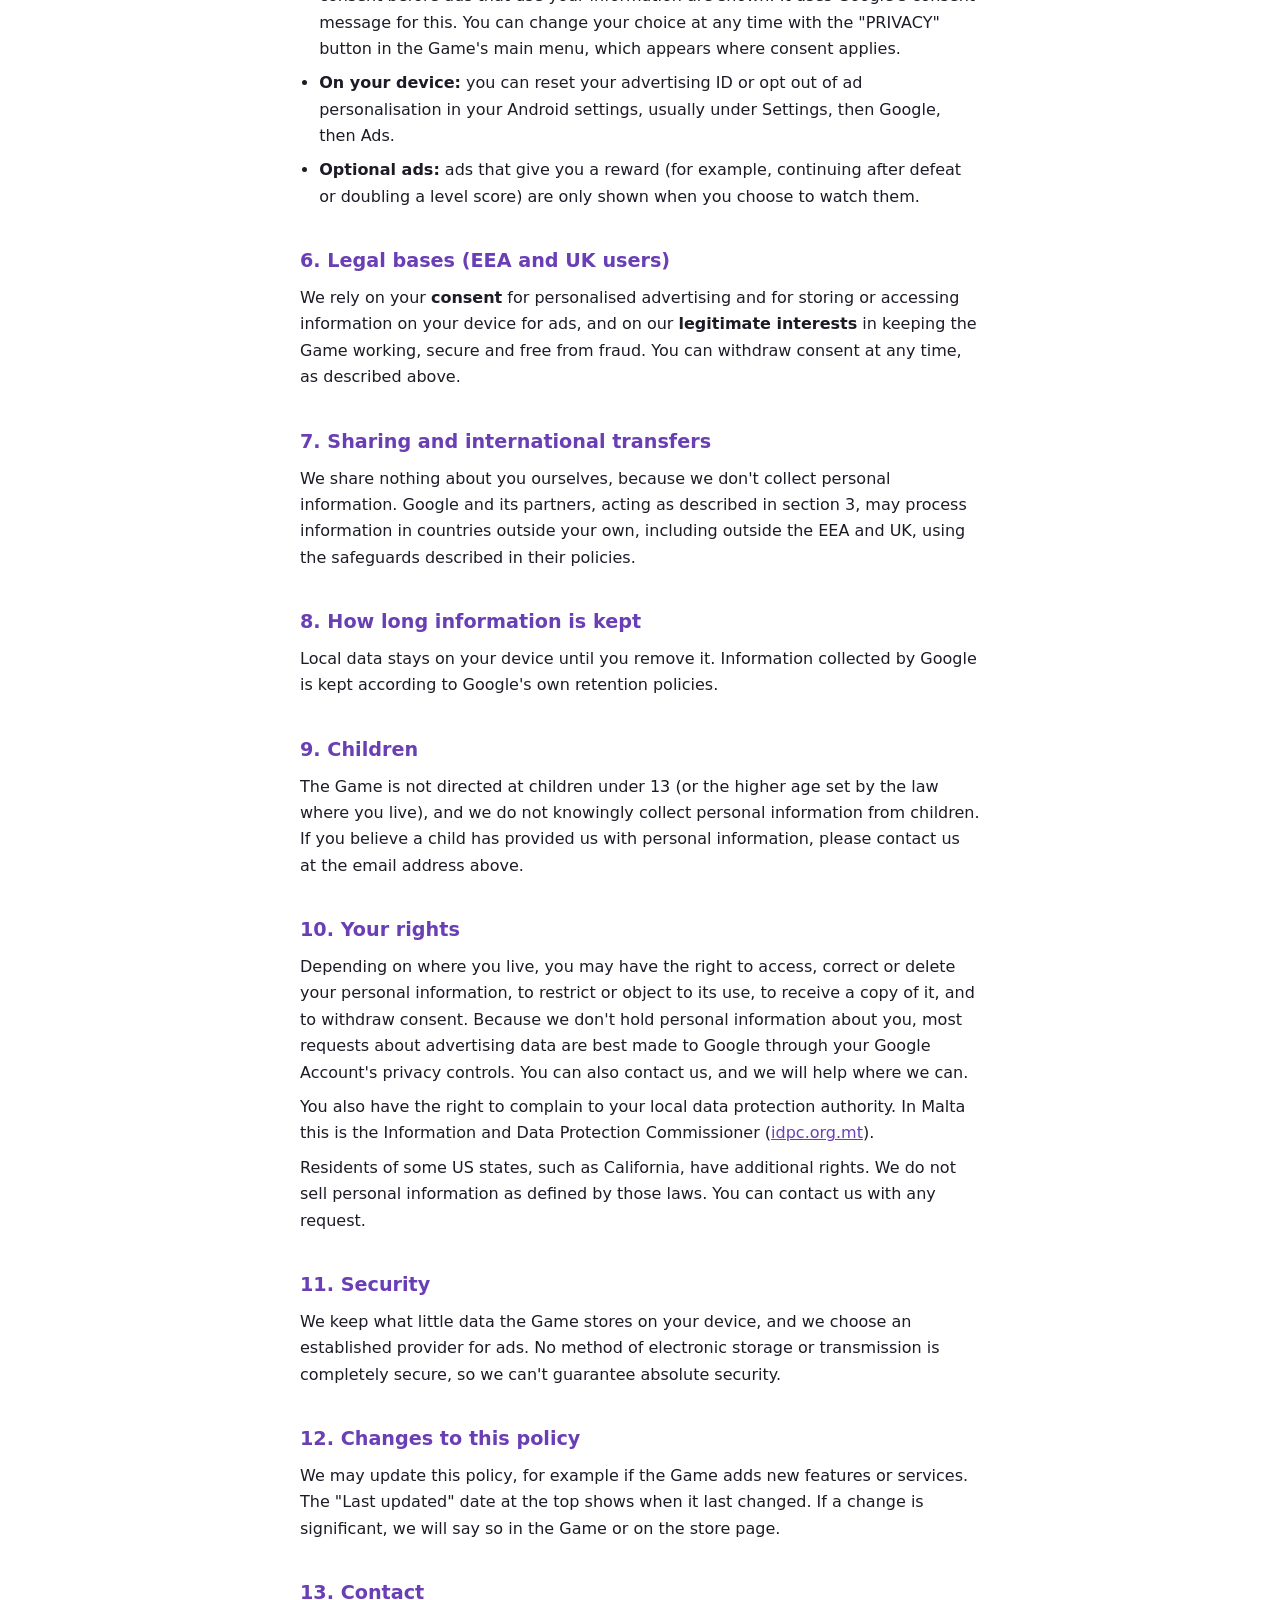
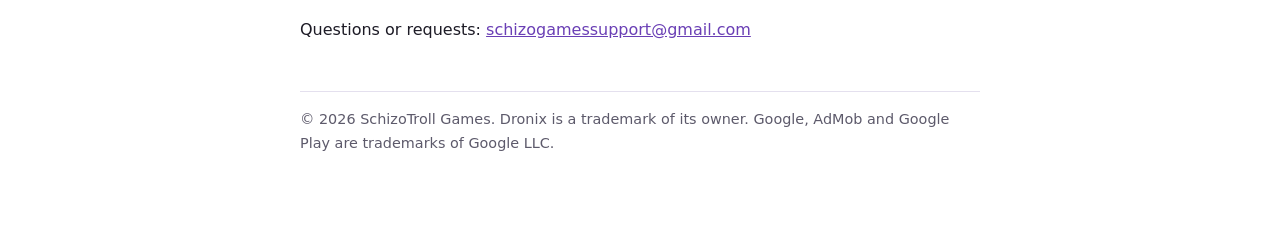
<file: privacy/dronix/index.html>
<!doctype html>
<html lang="en">
<head>
<meta charset="utf-8">
<meta name="viewport" content="width=device-width, initial-scale=1">
<title>Dronix Privacy Policy</title>
<style>
  :root {
    --bg: #ffffff; --fg: #1d1b26; --muted: #5d5a6b; --accent: #6a3fb5;
    --line: #e4e0ee; --mark: #fff0a6; --box: #f6f3fc;
  }
  @media (prefers-color-scheme: dark) {
    :root {
      --bg: #16121f; --fg: #ece9f5; --muted: #a9a4ba; --accent: #b99cff;
      --line: #322b45; --mark: #5a4b00; --box: #1f1930;
    }
  }
  * { box-sizing: border-box; }
  body {
    margin: 0; background: var(--bg); color: var(--fg);
    font: 16px/1.65 system-ui, -apple-system, "Segoe UI", Roboto, sans-serif;
  }
  main { max-width: 720px; margin: 0 auto; padding: 32px 20px 72px; }
  h1 { font-size: 2rem; line-height: 1.2; margin: 0 0 4px; }
  h2 { font-size: 1.2rem; margin: 2.2rem 0 .4rem; color: var(--accent); }
  p, li { margin: .5rem 0; }
  ul { padding-left: 1.2rem; }
  a { color: var(--accent); }
  .meta { color: var(--muted); margin: 0 0 1.5rem; }
  .summary {
    background: var(--box); border: 1px solid var(--line); border-radius: 12px;
    padding: 14px 18px; margin: 1.2rem 0;
  }
  .summary p { margin: .35rem 0; }
  mark { background: var(--mark); color: inherit; padding: 0 .25em; border-radius: 4px; }
  .draft-note {
    border: 2px dashed #c98a00; border-radius: 12px; padding: 12px 16px;
    margin: 0 0 1.6rem; font-size: .95rem;
  }
  footer { margin-top: 3rem; color: var(--muted); font-size: .9rem; border-top: 1px solid var(--line); padding-top: 1rem; }
</style>
</head>
<body>
<main>

  <h1>Dronix Privacy Policy</h1>
  <p class="meta">Last updated: 2 November 2026</p>

  <p>
    Dronix (the "Game") is made by SchizoTroll Games ("we", "us"). This policy explains what information is
    collected when you play the Game on an Android device, who collects it, and what choices you have.
  </p>

  <div class="summary">
    <p><strong>In short</strong></p>
    <p>We don't ask you to create an account, and we don't ask for your name, email address or phone number.</p>
    <p>Your progress, scores and settings are saved only on your device.</p>
    <p>The Game shows ads provided by Google AdMob, which may collect device information to serve and measure ads.</p>
    <p>The Game has no in-app purchases.</p>
  </div>

  <h2>1. Who is responsible</h2>
  <p>
    SchizoTroll Games, operated by Jason Fenech, Malta.<br>
    Contact: <a href="mailto:schizogamessupport@gmail.com">schizogamessupport@gmail.com</a>
  </p>

  <h2>2. Information stored on your device</h2>
  <p>The Game saves a few things locally, on your phone only:</p>
  <ul>
    <li>which levels you have unlocked, your stars and your best scores,</li>
    <li>your best Endless-mode wave and score,</li>
    <li>your sound, music and vibration settings,</li>
    <li>your consent choices for ads (stored by Google's consent tool).</li>
  </ul>
  <p>This data is deleted when you uninstall the Game or clear its data in your phone's settings.</p>

  <h2>3. Information collected by our service providers</h2>

  <p><strong>Advertising (Google AdMob).</strong> The Game uses Google AdMob to show ads. When ads are requested
    or shown, Google and its advertising partners may automatically collect information such as your device's
    advertising ID, IP address, approximate location derived from your IP address, device and operating-system
    details, app and ad interactions (for example, ad impressions and taps), and diagnostics. This is used to
    deliver, measure and personalise ads, to prevent fraud and abuse, and to keep the service secure. We do not
    receive this information in a form that identifies you. See
    <a href="https://policies.google.com/technologies/partner-sites">how Google uses information from apps that use its services</a>
    and <a href="https://policies.google.com/privacy">Google's Privacy Policy</a>.</p>

  <!-- If you add Firebase Analytics, Crashlytics, in-app purchases or any other service later, add a paragraph for it here. -->

  <h2>4. How we use information</h2>
  <ul>
    <li>to run the Game and remember your progress and settings,</li>
    <li>to show ads, which helps keep the Game free,</li>
    <li>to respond if you contact us.</li>
  </ul>
  <p>We do not sell personal information, and we do not build advertising profiles ourselves.</p>

  <h2>5. Consent and your ad choices</h2>
  <ul>
    <li><strong>EEA, UK and Switzerland:</strong> where the law requires it, the Game asks for your consent
      before ads that use your information are shown. It uses Google's consent message for this. You can change
      your choice at any time with the "PRIVACY" button in the Game's main menu, which appears where
      consent applies.</li>
    <li><strong>On your device:</strong> you can reset your advertising ID or opt out of ad personalisation in your
      Android settings, usually under Settings, then Google, then Ads.</li>
    <li><strong>Optional ads:</strong> ads that give you a reward (for example, continuing after defeat or doubling
      a level score) are only shown when you choose to watch them.</li>
  </ul>

  <h2>6. Legal bases (EEA and UK users)</h2>
  <p>
    We rely on your <strong>consent</strong> for personalised advertising and for storing or accessing
    information on your device for ads, and on our <strong>legitimate interests</strong> in keeping the Game
    working, secure and free from fraud. You can withdraw consent at any time, as described above.
  </p>

  <h2>7. Sharing and international transfers</h2>
  <p>
    We share nothing about you ourselves, because we don't collect personal information. Google and its
    partners, acting as described in section 3, may process information in countries outside your own, including
    outside the EEA and UK, using the safeguards described in their policies.
  </p>

  <h2>8. How long information is kept</h2>
  <p>
    Local data stays on your device until you remove it. Information collected by Google is kept according to
    Google's own retention policies.
  </p>

  <h2>9. Children</h2>
  <p>
    The Game is not directed at children under 13 (or the higher age set by the law where you live), and we do
    not knowingly collect personal information from children. If you believe a child has provided us with
    personal information, please contact us at the email address above.
  </p>

  <h2>10. Your rights</h2>
  <p>
    Depending on where you live, you may have the right to access, correct or delete your personal information,
    to restrict or object to its use, to receive a copy of it, and to withdraw consent. Because we don't hold
    personal information about you, most requests about advertising data are best made to Google through your
    Google Account's privacy controls. You can also contact us, and we will help where we can.
  </p>
  <p>
    You also have the right to complain to your local data protection authority. In Malta this is the Information and Data Protection Commissioner (<a href="https://idpc.org.mt">idpc.org.mt</a>).
  </p>
  <p>
    Residents of some US states, such as California, have additional rights. We do not sell personal information
    as defined by those laws. You can contact us with any request.
  </p>

  <h2>11. Security</h2>
  <p>
    We keep what little data the Game stores on your device, and we choose an established provider for ads.
    No method of electronic storage or transmission is completely secure, so we can't guarantee absolute security.
  </p>

  <h2>12. Changes to this policy</h2>
  <p>
    We may update this policy, for example if the Game adds new features or services. The "Last updated" date at
    the top shows when it last changed. If a change is significant, we will say so in the Game or on the store
    page.
  </p>

  <h2>13. Contact</h2>
  <p>
    Questions or requests: <a href="mailto:schizogamessupport@gmail.com">schizogamessupport@gmail.com</a>
  </p>

  <footer>
    &copy; 2026 SchizoTroll Games. Dronix is a trademark of its owner. Google, AdMob and Google Play are
    trademarks of Google LLC.
  </footer>

</main>
</body>
</html>
</file>
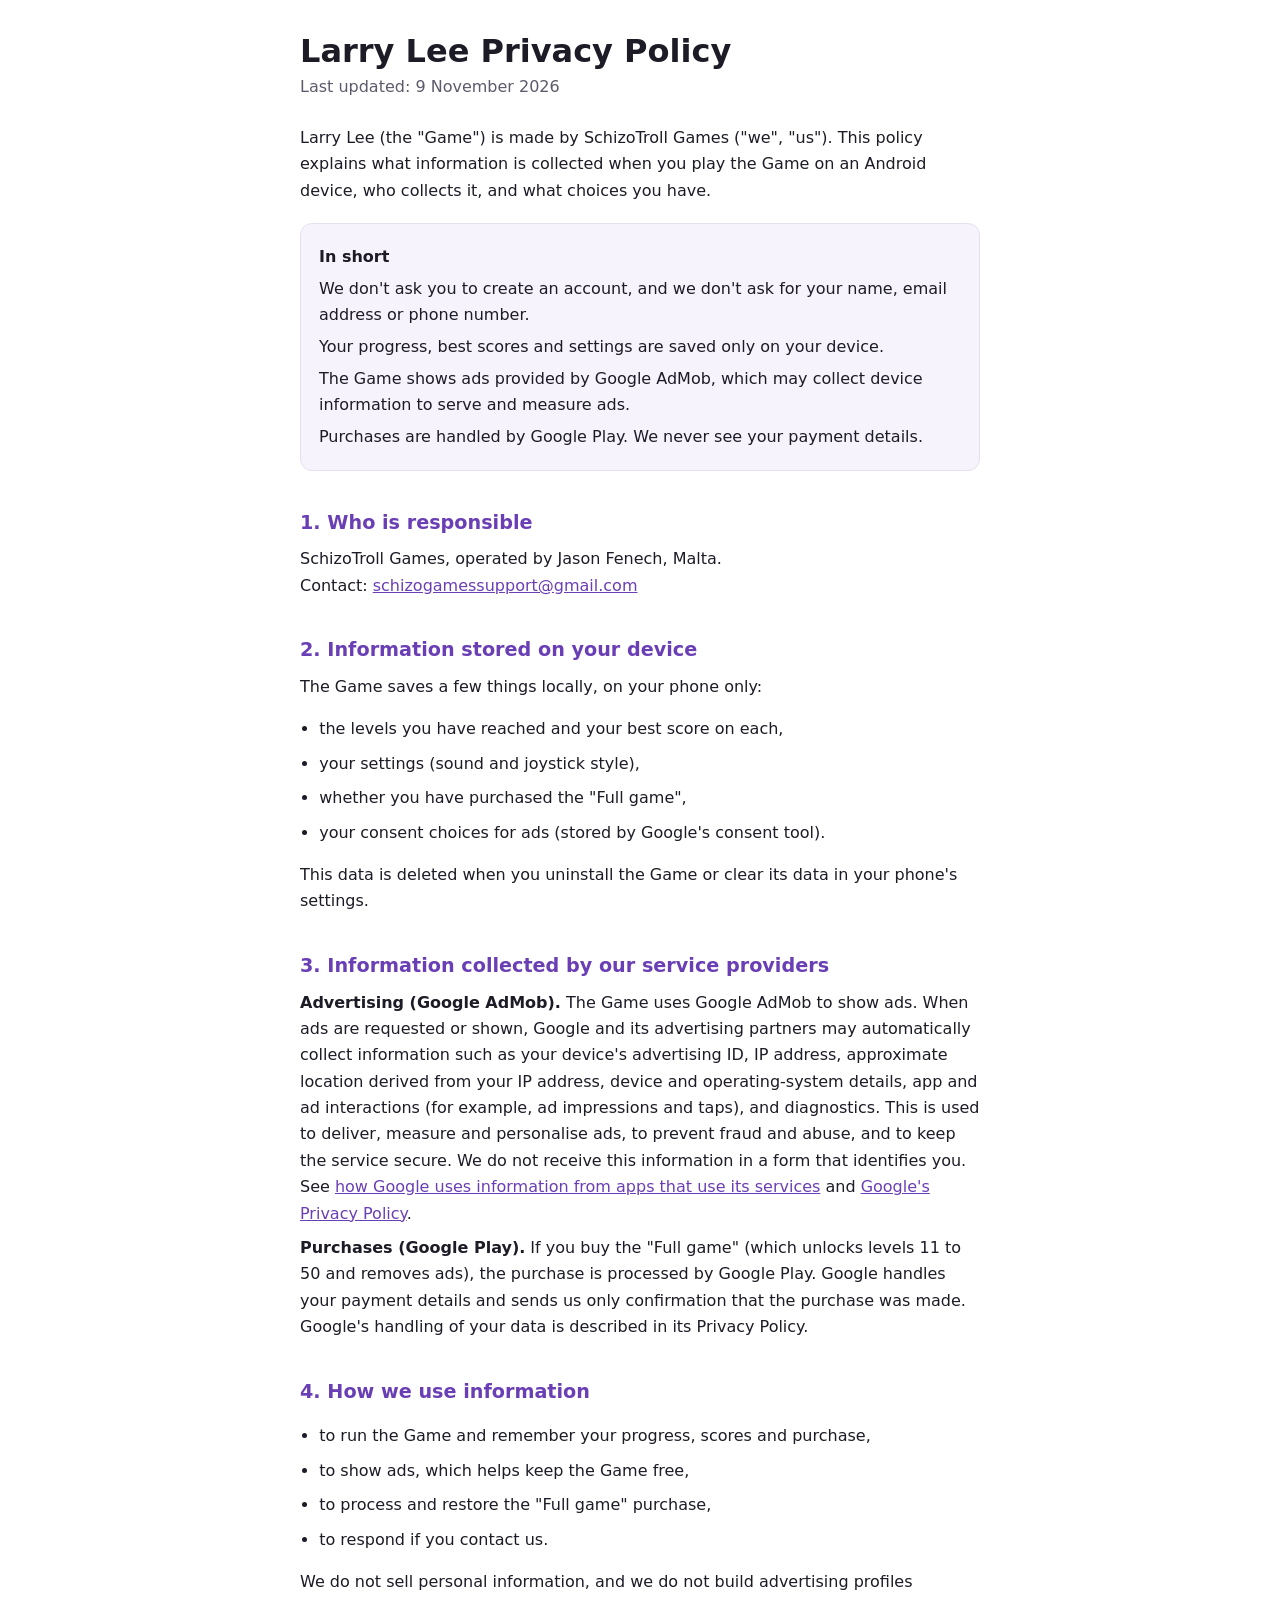
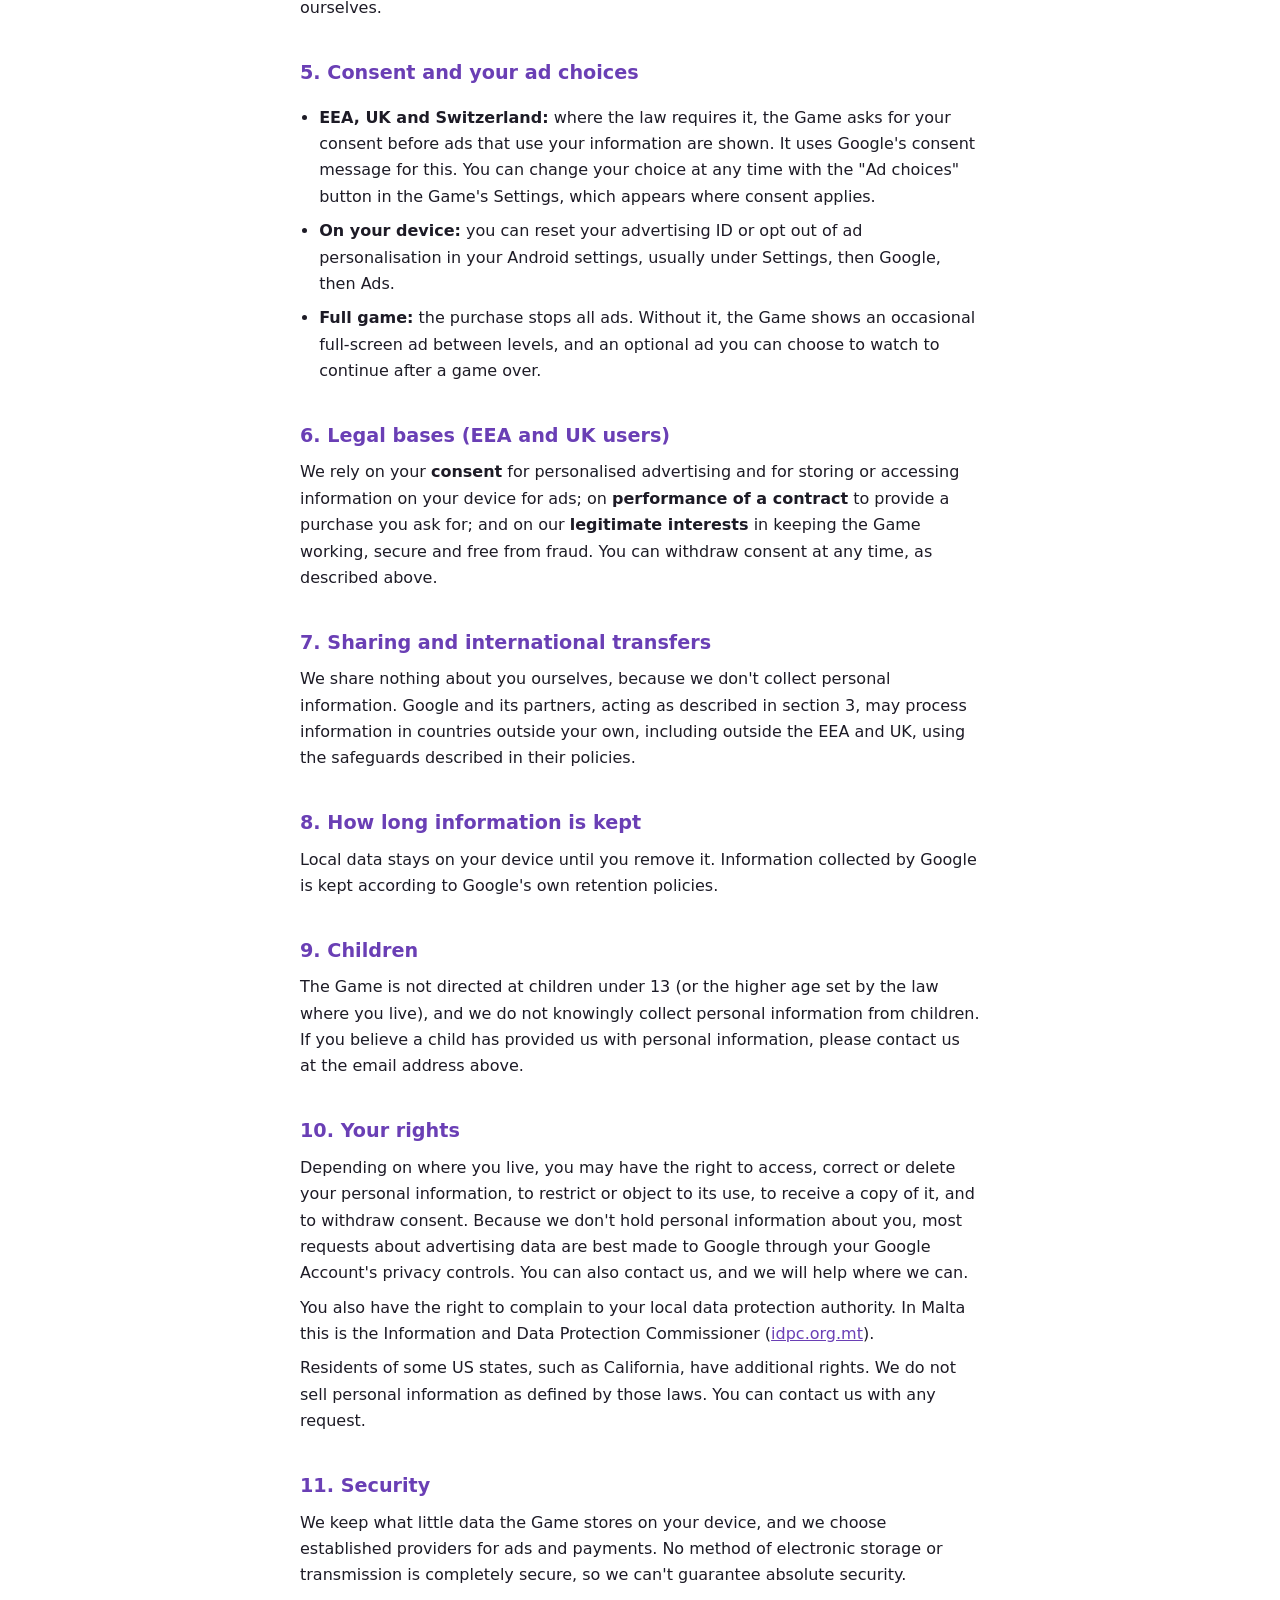
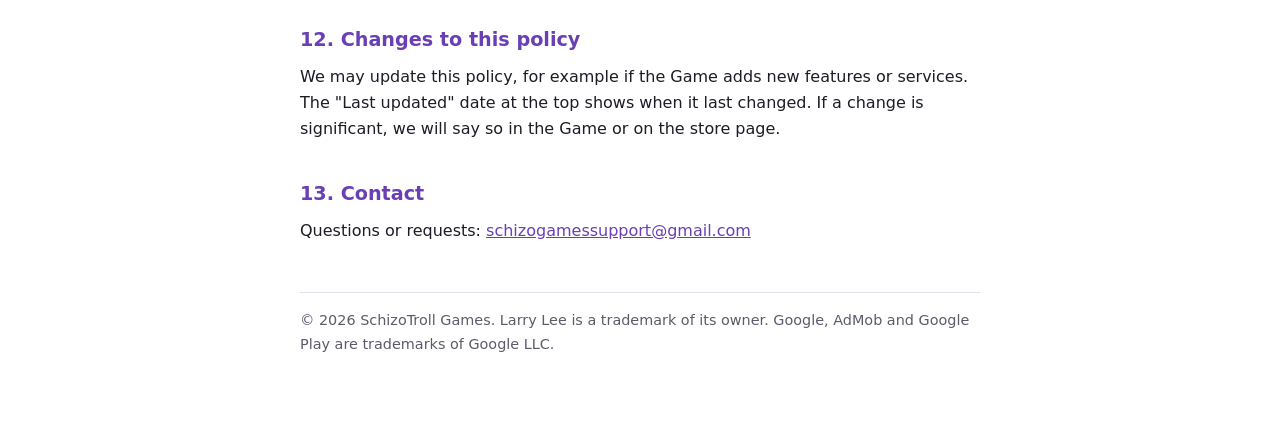
<file: privacy/larry-lee/index.html>
<!doctype html>
<html lang="en">
<head>
<meta charset="utf-8">
<meta name="viewport" content="width=device-width, initial-scale=1">
<title>Larry Lee Privacy Policy</title>
<style>
  :root {
    --bg: #ffffff; --fg: #1d1b26; --muted: #5d5a6b; --accent: #6a3fb5;
    --line: #e4e0ee; --mark: #fff0a6; --box: #f6f3fc;
  }
  @media (prefers-color-scheme: dark) {
    :root {
      --bg: #16121f; --fg: #ece9f5; --muted: #a9a4ba; --accent: #b99cff;
      --line: #322b45; --mark: #5a4b00; --box: #1f1930;
    }
  }
  * { box-sizing: border-box; }
  body {
    margin: 0; background: var(--bg); color: var(--fg);
    font: 16px/1.65 system-ui, -apple-system, "Segoe UI", Roboto, sans-serif;
  }
  main { max-width: 720px; margin: 0 auto; padding: 32px 20px 72px; }
  h1 { font-size: 2rem; line-height: 1.2; margin: 0 0 4px; }
  h2 { font-size: 1.2rem; margin: 2.2rem 0 .4rem; color: var(--accent); }
  p, li { margin: .5rem 0; }
  ul { padding-left: 1.2rem; }
  a { color: var(--accent); }
  .meta { color: var(--muted); margin: 0 0 1.5rem; }
  .summary {
    background: var(--box); border: 1px solid var(--line); border-radius: 12px;
    padding: 14px 18px; margin: 1.2rem 0;
  }
  .summary p { margin: .35rem 0; }
  mark { background: var(--mark); color: inherit; padding: 0 .25em; border-radius: 4px; }
  .draft-note {
    border: 2px dashed #c98a00; border-radius: 12px; padding: 12px 16px;
    margin: 0 0 1.6rem; font-size: .95rem;
  }
  footer { margin-top: 3rem; color: var(--muted); font-size: .9rem; border-top: 1px solid var(--line); padding-top: 1rem; }
</style>
</head>
<body>
<main>

  <h1>Larry Lee Privacy Policy</h1>
  <p class="meta">Last updated: 9 November 2026</p>

  <p>
    Larry Lee (the "Game") is made by SchizoTroll Games ("we", "us"). This policy explains what information is
    collected when you play the Game on an Android device, who collects it, and what choices you have.
  </p>

  <div class="summary">
    <p><strong>In short</strong></p>
    <p>We don't ask you to create an account, and we don't ask for your name, email address or phone number.</p>
    <p>Your progress, best scores and settings are saved only on your device.</p>
    <p>The Game shows ads provided by Google AdMob, which may collect device information to serve and measure ads.</p>
    <p>Purchases are handled by Google Play. We never see your payment details.</p>
  </div>

  <h2>1. Who is responsible</h2>
  <p>
    SchizoTroll Games, operated by Jason Fenech, Malta.<br>
    Contact: <a href="mailto:schizogamessupport@gmail.com">schizogamessupport@gmail.com</a>
  </p>

  <h2>2. Information stored on your device</h2>
  <p>The Game saves a few things locally, on your phone only:</p>
  <ul>
    <li>the levels you have reached and your best score on each,</li>
    <li>your settings (sound and joystick style),</li>
    <li>whether you have purchased the "Full game",</li>
    <li>your consent choices for ads (stored by Google's consent tool).</li>
  </ul>
  <p>This data is deleted when you uninstall the Game or clear its data in your phone's settings.</p>

  <h2>3. Information collected by our service providers</h2>

  <p><strong>Advertising (Google AdMob).</strong> The Game uses Google AdMob to show ads. When ads are requested
    or shown, Google and its advertising partners may automatically collect information such as your device's
    advertising ID, IP address, approximate location derived from your IP address, device and operating-system
    details, app and ad interactions (for example, ad impressions and taps), and diagnostics. This is used to
    deliver, measure and personalise ads, to prevent fraud and abuse, and to keep the service secure. We do not
    receive this information in a form that identifies you. See
    <a href="https://policies.google.com/technologies/partner-sites">how Google uses information from apps that use its services</a>
    and <a href="https://policies.google.com/privacy">Google's Privacy Policy</a>.</p>

  <p><strong>Purchases (Google Play).</strong> If you buy the "Full game" (which unlocks levels 11 to 50 and removes ads), the purchase is processed by Google Play.
    Google handles your payment details and sends us only confirmation that the purchase was made. Google's
    handling of your data is described in its Privacy Policy.</p>

  <!-- If you add Firebase Analytics, Crashlytics or any other service later, add a paragraph for it here. -->

  <h2>4. How we use information</h2>
  <ul>
    <li>to run the Game and remember your progress, scores and purchase,</li>
    <li>to show ads, which helps keep the Game free,</li>
    <li>to process and restore the "Full game" purchase,</li>
    <li>to respond if you contact us.</li>
  </ul>
  <p>We do not sell personal information, and we do not build advertising profiles ourselves.</p>

  <h2>5. Consent and your ad choices</h2>
  <ul>
    <li><strong>EEA, UK and Switzerland:</strong> where the law requires it, the Game asks for your consent
      before ads that use your information are shown. It uses Google's consent message for this. You can change
      your choice at any time with the "Ad choices" button in the Game's Settings, which appears where
      consent applies.</li>
    <li><strong>On your device:</strong> you can reset your advertising ID or opt out of ad personalisation in your
      Android settings, usually under Settings, then Google, then Ads.</li>
    <li><strong>Full game:</strong> the purchase stops all ads. Without it, the Game shows an occasional full-screen
      ad between levels, and an optional ad you can choose to watch to continue after a game over.</li>
  </ul>

  <h2>6. Legal bases (EEA and UK users)</h2>
  <p>
    We rely on your <strong>consent</strong> for personalised advertising and for storing or accessing
    information on your device for ads; on <strong>performance of a contract</strong> to provide a purchase you
    ask for; and on our <strong>legitimate interests</strong> in keeping the Game working, secure and free from
    fraud. You can withdraw consent at any time, as described above.
  </p>

  <h2>7. Sharing and international transfers</h2>
  <p>
    We share nothing about you ourselves, because we don't collect personal information. Google and its
    partners, acting as described in section 3, may process information in countries outside your own, including
    outside the EEA and UK, using the safeguards described in their policies.
  </p>

  <h2>8. How long information is kept</h2>
  <p>
    Local data stays on your device until you remove it. Information collected by Google is kept according to
    Google's own retention policies.
  </p>

  <h2>9. Children</h2>
  <p>
    The Game is not directed at children under 13 (or the higher age set by the law where you live), and we do
    not knowingly collect personal information from children. If you believe a child has provided us with
    personal information, please contact us at the email address above.
  </p>

  <h2>10. Your rights</h2>
  <p>
    Depending on where you live, you may have the right to access, correct or delete your personal information,
    to restrict or object to its use, to receive a copy of it, and to withdraw consent. Because we don't hold
    personal information about you, most requests about advertising data are best made to Google through your
    Google Account's privacy controls. You can also contact us, and we will help where we can.
  </p>
  <p>
    You also have the right to complain to your local data protection authority. In Malta this is the Information and Data Protection Commissioner (<a href="https://idpc.org.mt">idpc.org.mt</a>).
  </p>
  <p>
    Residents of some US states, such as California, have additional rights. We do not sell personal information
    as defined by those laws. You can contact us with any request.
  </p>

  <h2>11. Security</h2>
  <p>
    We keep what little data the Game stores on your device, and we choose established providers for ads and
    payments. No method of electronic storage or transmission is completely secure, so we can't guarantee
    absolute security.
  </p>

  <h2>12. Changes to this policy</h2>
  <p>
    We may update this policy, for example if the Game adds new features or services. The "Last updated" date at
    the top shows when it last changed. If a change is significant, we will say so in the Game or on the store
    page.
  </p>

  <h2>13. Contact</h2>
  <p>
    Questions or requests: <a href="mailto:schizogamessupport@gmail.com">schizogamessupport@gmail.com</a>
  </p>

  <footer>
    &copy; 2026 SchizoTroll Games. Larry Lee is a trademark of its owner. Google, AdMob and Google Play are
    trademarks of Google LLC.
  </footer>

</main>
</body>
</html>
</file>
<file: style.css>
/* Shared styles for schizotroll.games (homepage + game pages). Keep app-ads.txt at the site root. */
:root {
  --bg: #f6f4fb; --fg: #1d1b26; --muted: #5d5a6b; --card: #ffffff; --line: #e4e0ee;
  --accent: #6a3fb5; --btn: #1d1b26; --btn-fg: #ffffff; --chip: #efe9fb;
}
@media (prefers-color-scheme: dark) {
  :root {
    --bg: #100d18; --fg: #ece9f5; --muted: #a9a4ba; --card: #1b1628; --line: #2e2742;
    --accent: #b99cff; --btn: #ece9f5; --btn-fg: #100d18; --chip: #2a2145;
  }
}
* { box-sizing: border-box; }
body {
  margin: 0; background: var(--bg); color: var(--fg);
  font: 16px/1.6 system-ui, -apple-system, "Segoe UI", Roboto, sans-serif;
}
a { color: var(--accent); }

/* Hero (homepage default; game pages override --hero-bg) */
.hero {
  color: #fff; text-align: center; padding: 64px 20px 56px;
  background: var(--hero-bg,
    radial-gradient(circle at 15% 20%, rgba(0,229,255,.35), transparent 40%),
    radial-gradient(circle at 85% 30%, rgba(255,43,214,.35), transparent 42%),
    radial-gradient(circle at 50% 100%, rgba(255,194,61,.30), transparent 45%),
    linear-gradient(160deg, #2a0d55, #120726 60%, #05020f));
}
.hero h1 { margin: 0 0 8px; font-size: clamp(2.2rem, 7vw, 3.4rem); line-height: 1.05; letter-spacing: -0.02em; }
.hero p { margin: 0 auto 24px; max-width: 560px; color: rgba(255,255,255,.85); font-size: 1.1rem; }
.hero .app-icon { width: 120px; height: 120px; border-radius: 28px; display: block; margin: 0 auto 18px; box-shadow: 0 10px 30px rgba(0,0,0,.35); }
.hero .links { justify-content: center; }
.hero .play { background: #fff; color: #1d1b26; }
.hero .soon { color: #fff; border-color: rgba(255,255,255,.5); }
.hero a.policy { color: #fff; }
.back { position: absolute; top: 16px; left: 16px; color: #fff; text-decoration: none; font-weight: 600; font-size: .95rem; opacity: .9; }
.back:hover { opacity: 1; text-decoration: underline; }
header.hero { position: relative; }

.social { display: flex; gap: 10px; justify-content: center; flex-wrap: wrap; }
.social a {
  display: inline-flex; align-items: center; gap: 8px; padding: 9px 16px; border-radius: 999px;
  background: rgba(255,255,255,.12); border: 1px solid rgba(255,255,255,.25);
  color: #fff; text-decoration: none; font-weight: 600; font-size: .95rem;
}
.social a:hover { background: rgba(255,255,255,.22); }
.social svg { width: 18px; height: 18px; fill: currentColor; }

main { max-width: 880px; margin: 0 auto; padding: 40px 20px 64px; }

/* Homepage cards */
.cards { display: grid; gap: 20px; grid-template-columns: repeat(auto-fill, minmax(250px, 1fr)); }
.card {
  display: flex; flex-direction: column; gap: 10px; min-width: 0;
  background: var(--card); border: 1px solid var(--line); border-radius: 22px; padding: 22px;
  color: inherit; text-decoration: none; transition: transform .15s ease, box-shadow .15s ease;
}
.card:hover, .card:focus-visible { transform: translateY(-3px); box-shadow: 0 12px 30px rgba(40,20,90,.15); }
.card img { width: 88px; height: 88px; border-radius: 20px; display: block; }
.card h2 { margin: 4px 0 0; font-size: 1.25rem; line-height: 1.25; }
.card p { margin: 0; color: var(--muted); flex: 1; }
.card .more { color: var(--accent); font-weight: 600; font-size: .95rem; }
.badge { align-self: flex-start; font-size: .8rem; font-weight: 700; padding: 3px 10px; border-radius: 999px; background: var(--chip); color: var(--accent); }
.badge.live { background: #e3f6e8; color: #1c7a3a; }
@media (prefers-color-scheme: dark) { .badge.live { background: #163a22; color: #7ee29d; } }

/* Game pages */
.section { background: var(--card); border: 1px solid var(--line); border-radius: 22px; padding: 22px; margin-bottom: 24px; min-width: 0; }
.section h2 { margin: 0 0 10px; font-size: 1.3rem; }
.section p { margin: 0 0 12px; color: var(--muted); }
.section ul { margin: 0; padding-left: 1.2em; color: var(--muted); }
.section li { margin: 4px 0; }
.tags { display: flex; flex-wrap: wrap; gap: 6px; margin: 0 0 12px; padding: 0; list-style: none; justify-content: center; }
.tags li { background: rgba(255,255,255,.16); color: #fff; font-size: .8rem; font-weight: 600; padding: 3px 10px; border-radius: 999px; }
.links { display: flex; flex-wrap: wrap; gap: 10px; align-items: center; }
.play {
  display: inline-block; padding: 10px 18px; border-radius: 999px; text-decoration: none;
  background: var(--btn); color: var(--btn-fg); font-weight: 700; font-size: 1rem;
}
.soon {
  display: inline-block; padding: 10px 18px; border-radius: 999px; font-weight: 600;
  font-size: 1rem; border: 1px dashed var(--line); color: var(--muted);
}

/* Media */
.video { aspect-ratio: 16 / 9; border-radius: 14px; overflow: hidden; background: #000; }
.video iframe { width: 100%; height: 100%; border: 0; display: block; }
.video.tall { aspect-ratio: 9 / 16; max-width: 340px; margin-left: auto; margin-right: auto; }
.shots {
  display: flex; gap: 12px; overflow-x: auto; scroll-snap-type: x mandatory;
  margin: 0 -22px; padding: 0 22px 8px; scrollbar-width: thin;
}
.shots img {
  flex: 0 0 auto; width: 200px; aspect-ratio: 9 / 16; height: auto; border-radius: 12px;
  scroll-snap-align: start; border: 1px solid var(--line); background: var(--line);
}
.shots.wide img { width: 360px; aspect-ratio: 16 / 9; }

footer { max-width: 880px; margin: 0 auto; padding: 0 20px 48px; color: var(--muted); font-size: 0.95rem; }
@media (max-width: 520px) {
  .section { padding: 18px; }
  .shots { margin: 0 -18px; padding: 0 18px 8px; }
  .shots img { width: 150px; }
  .shots.wide img { width: 280px; }
  .hero .app-icon { width: 96px; height: 96px; border-radius: 22px; }
}
</file>
